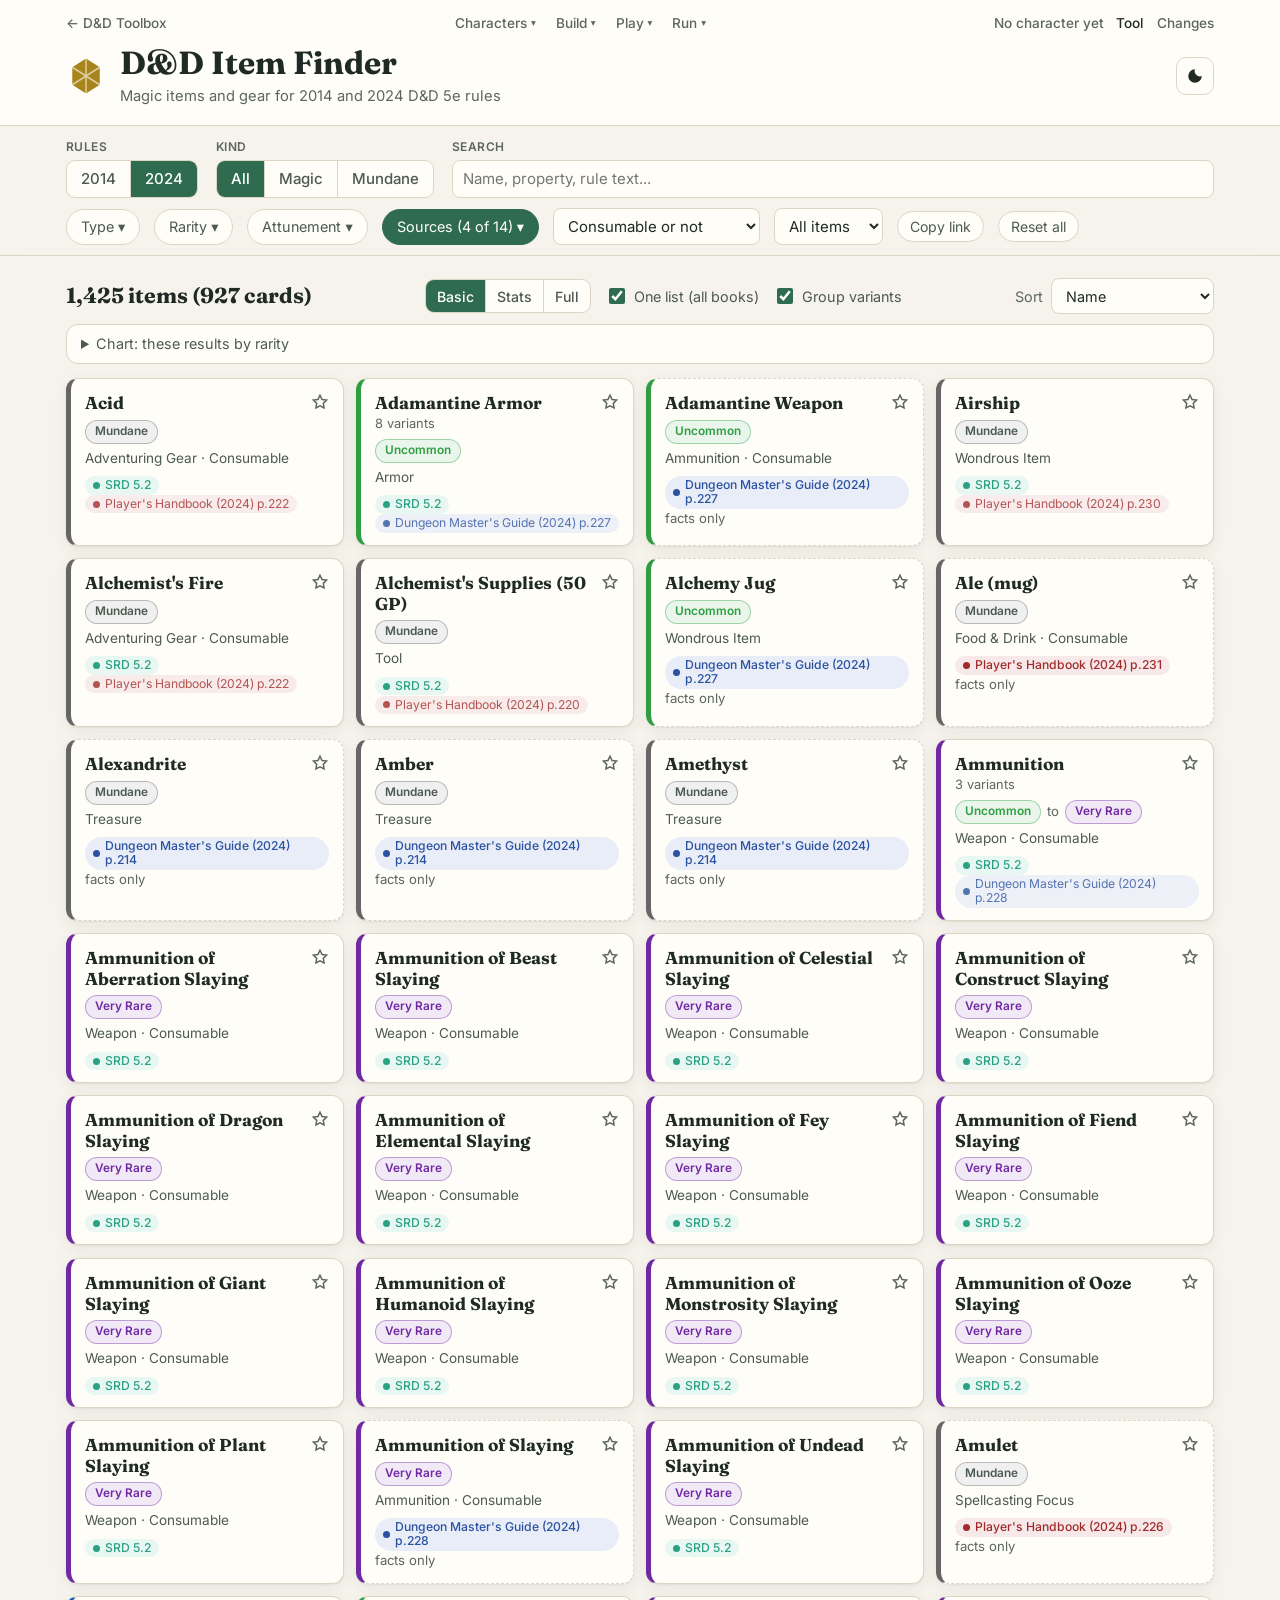
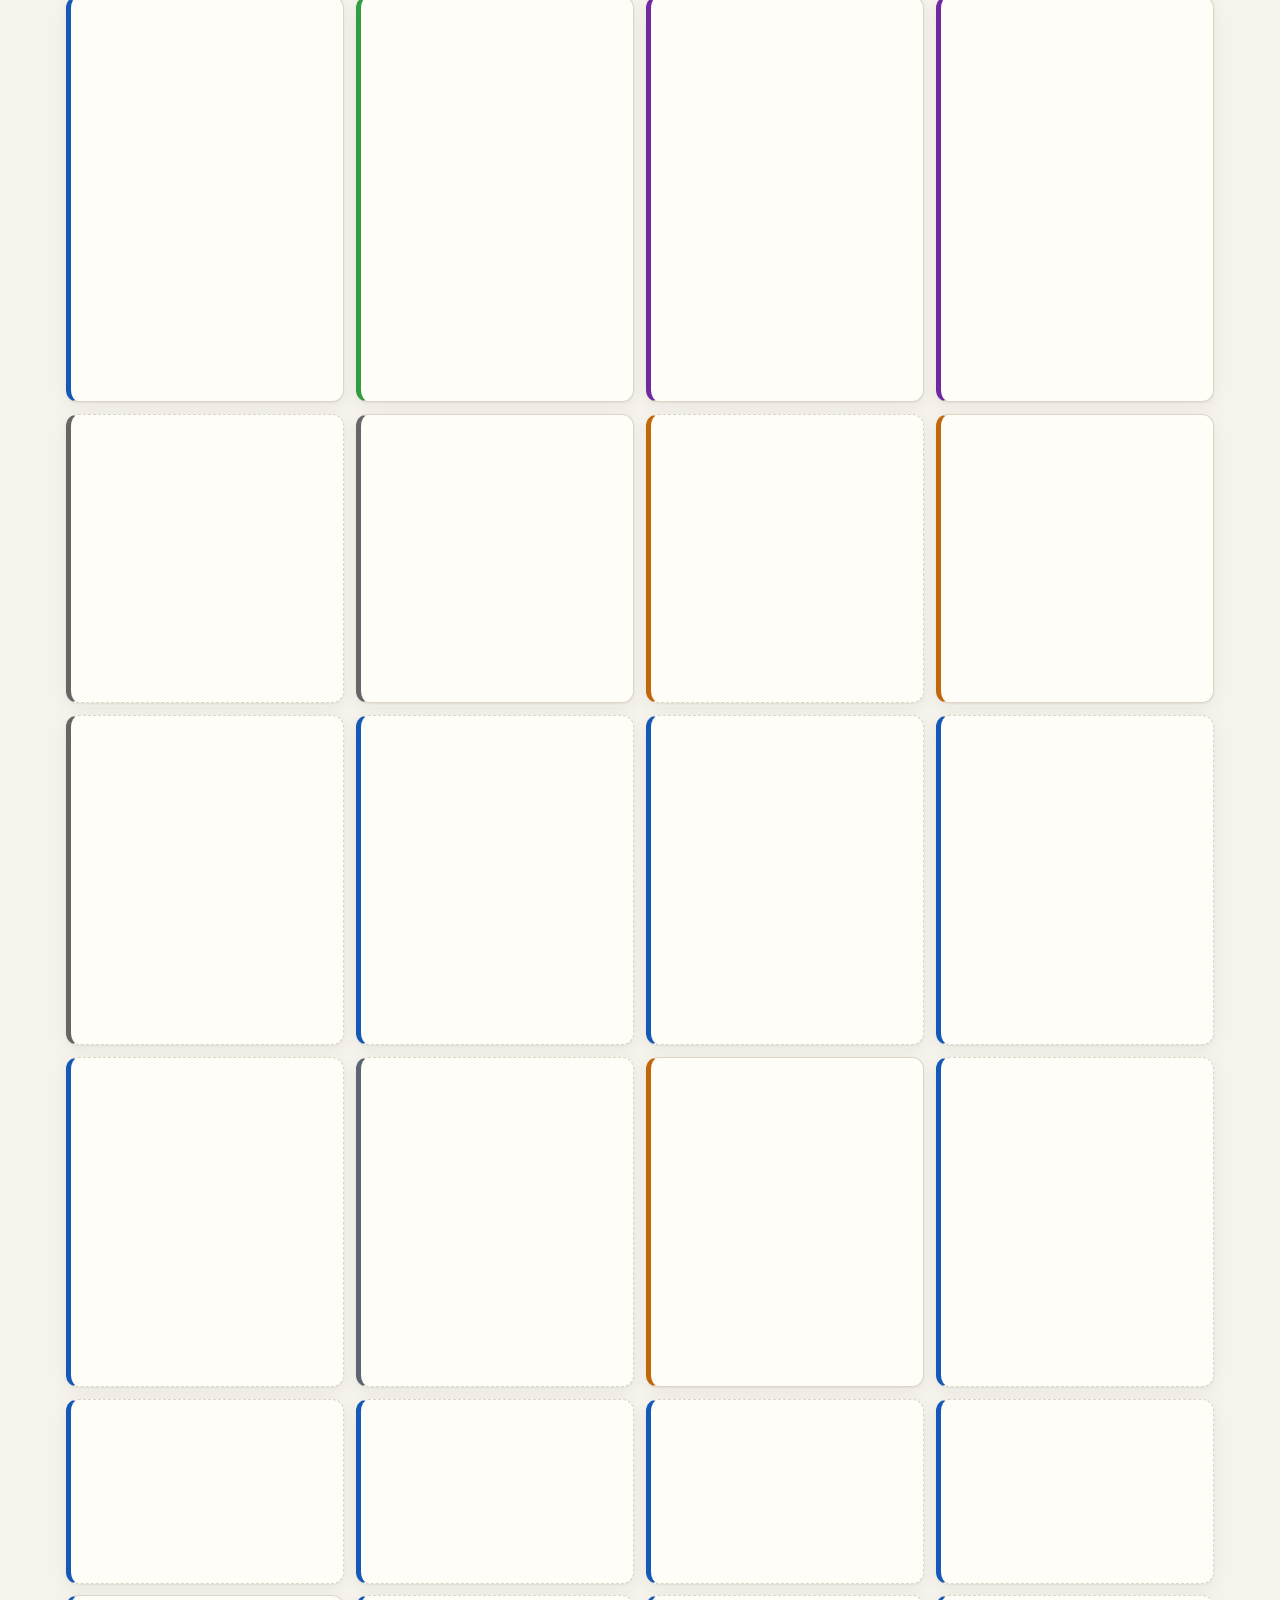
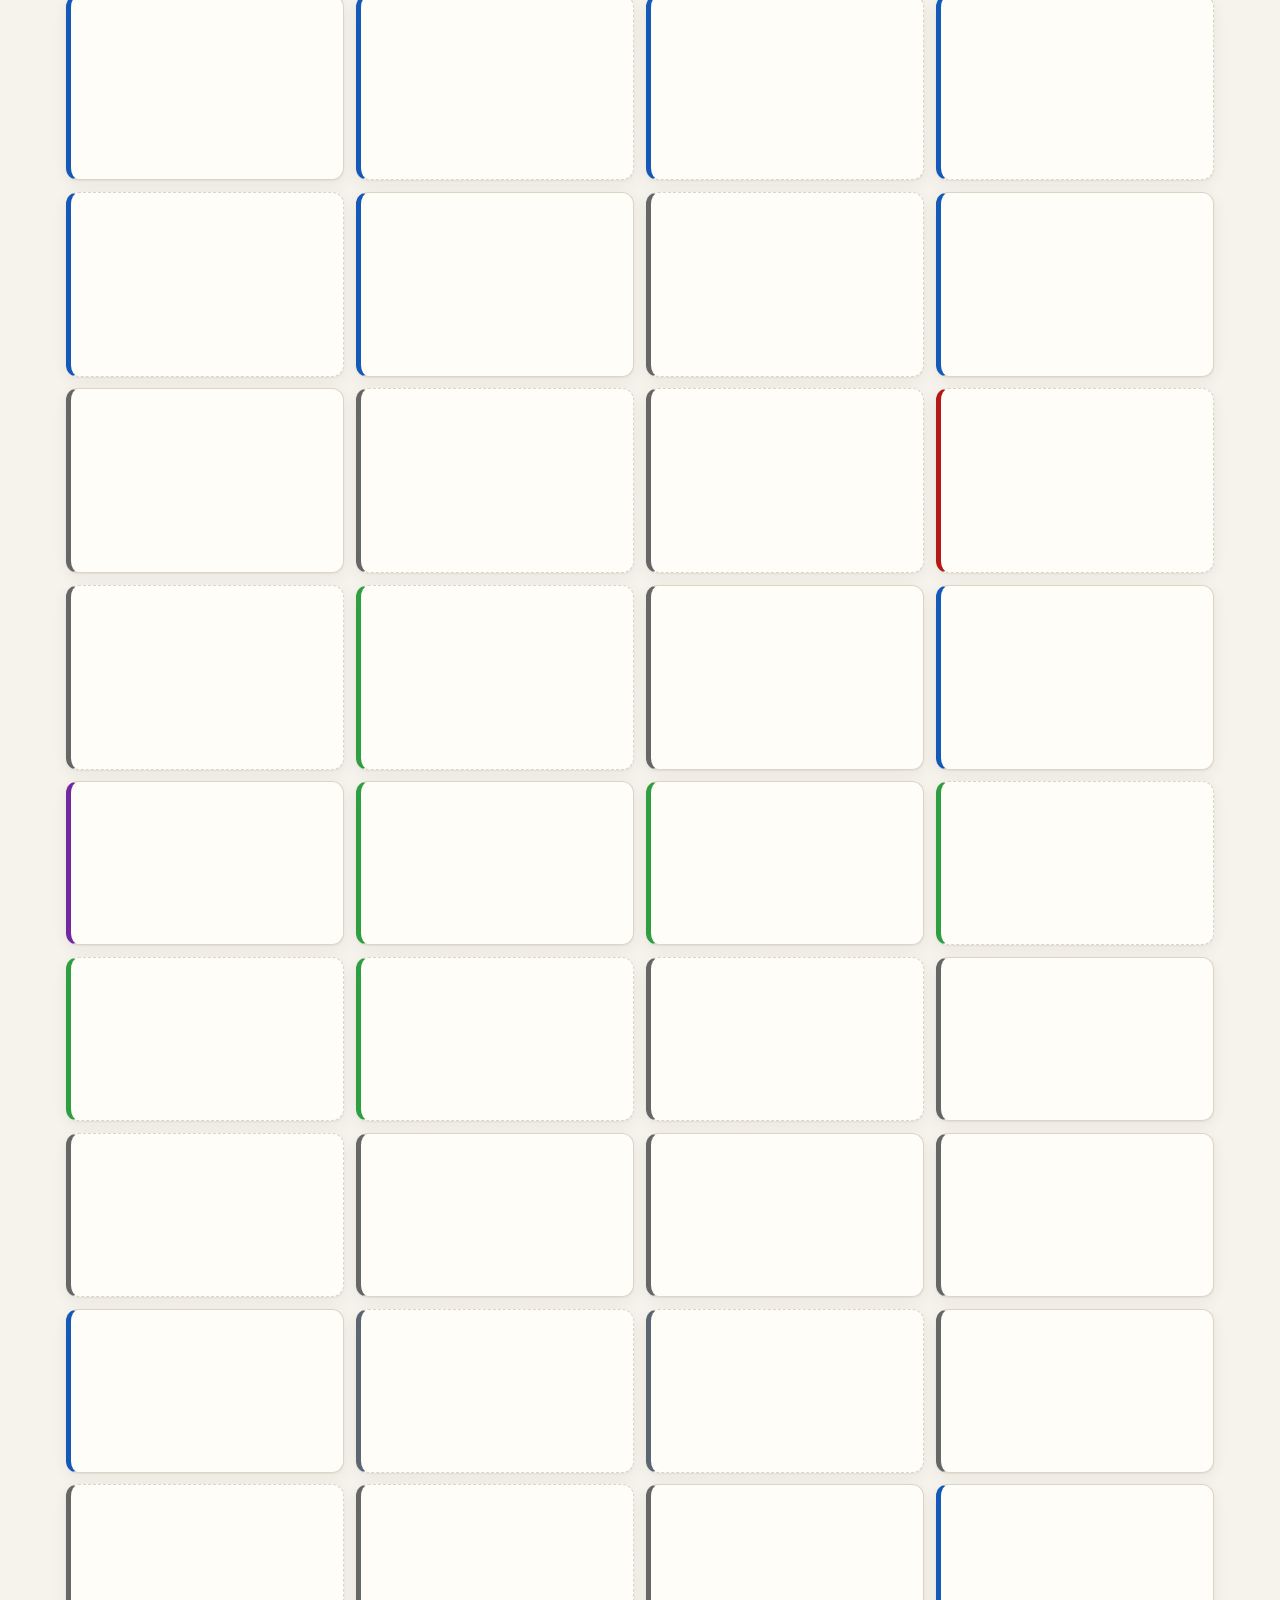
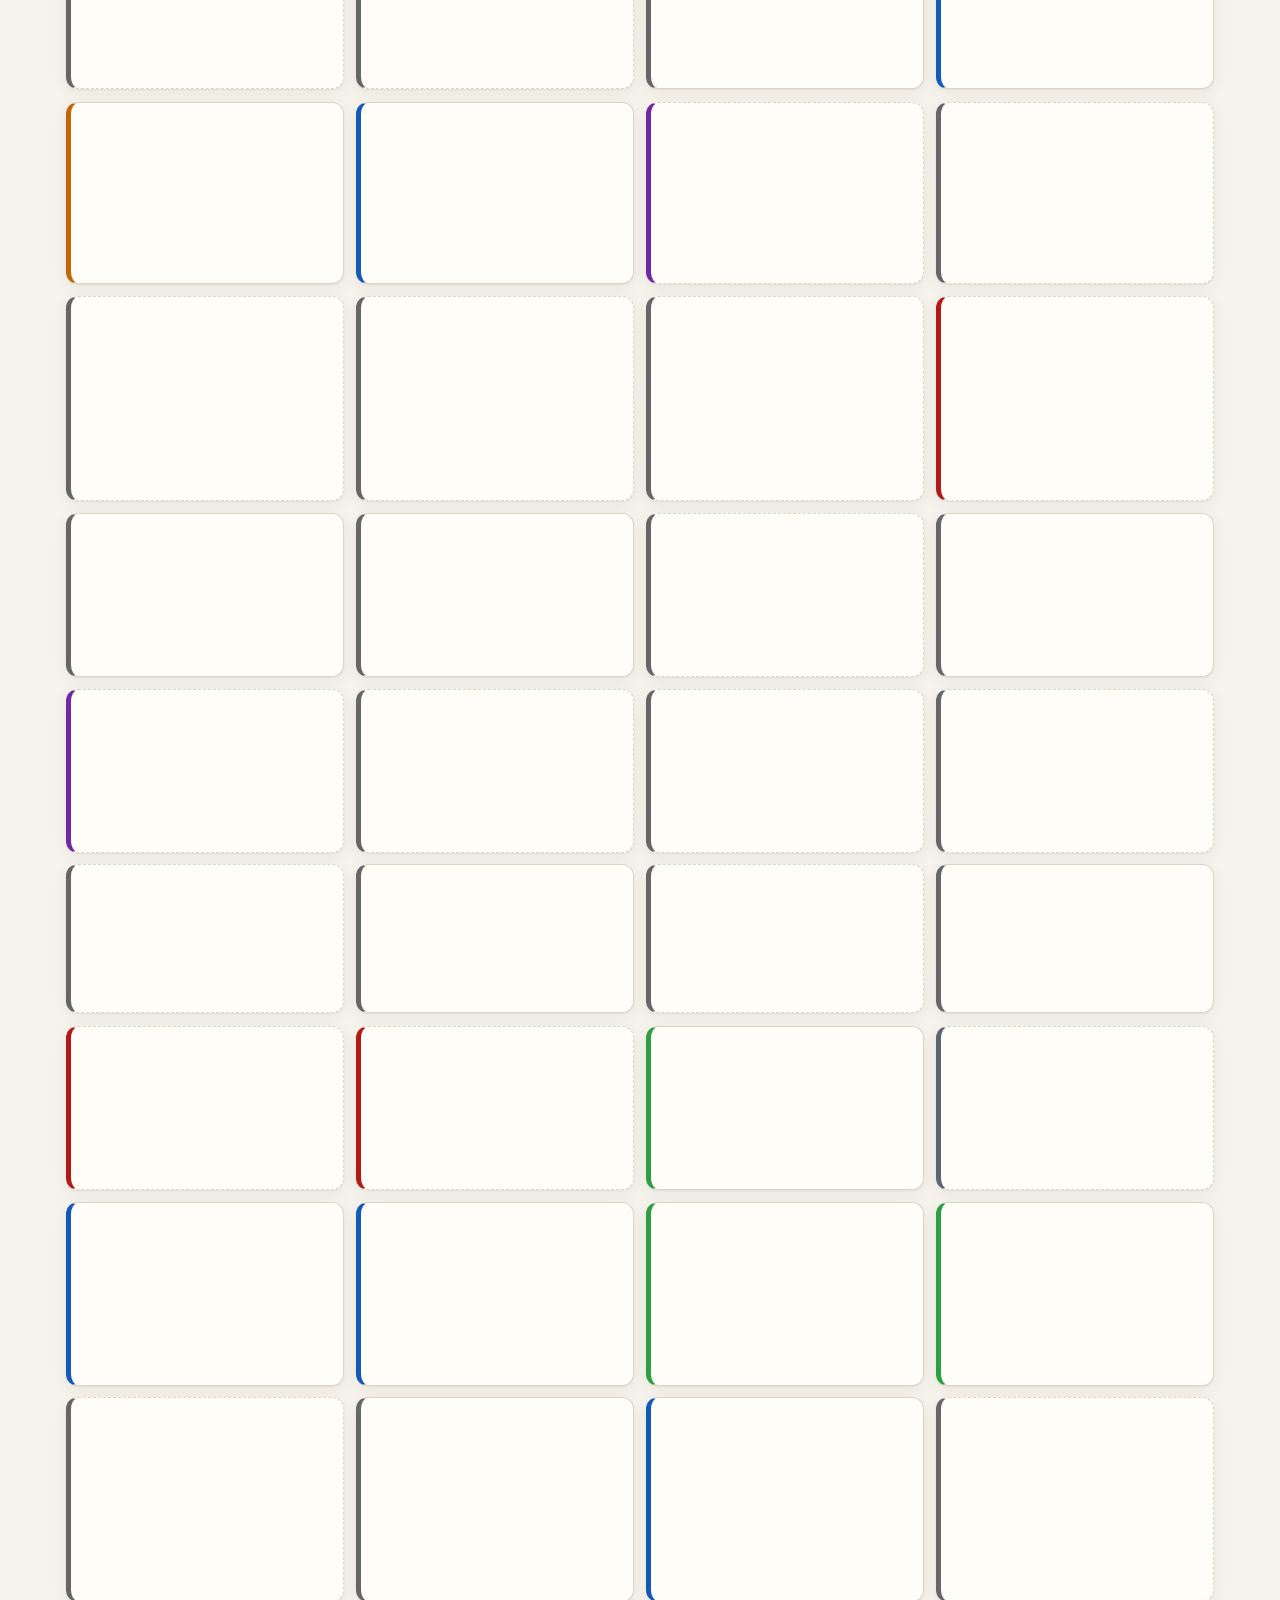
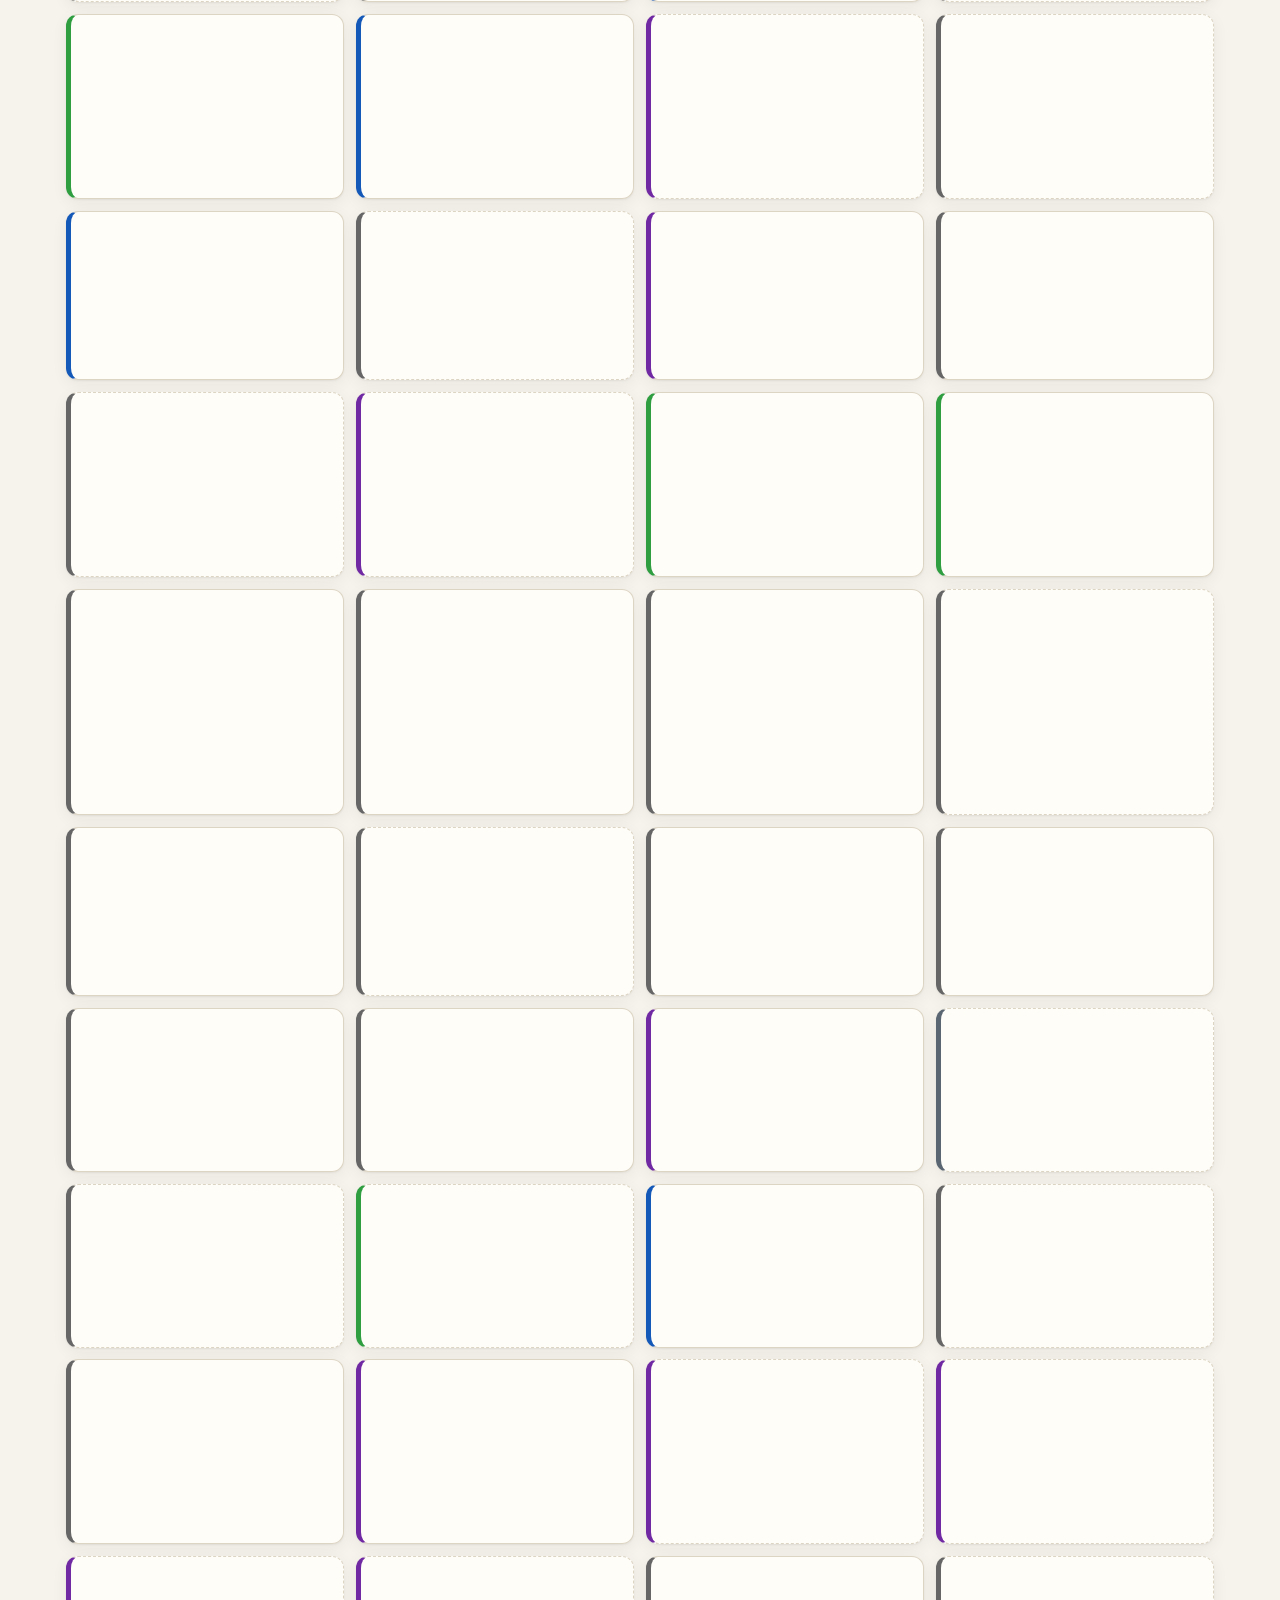
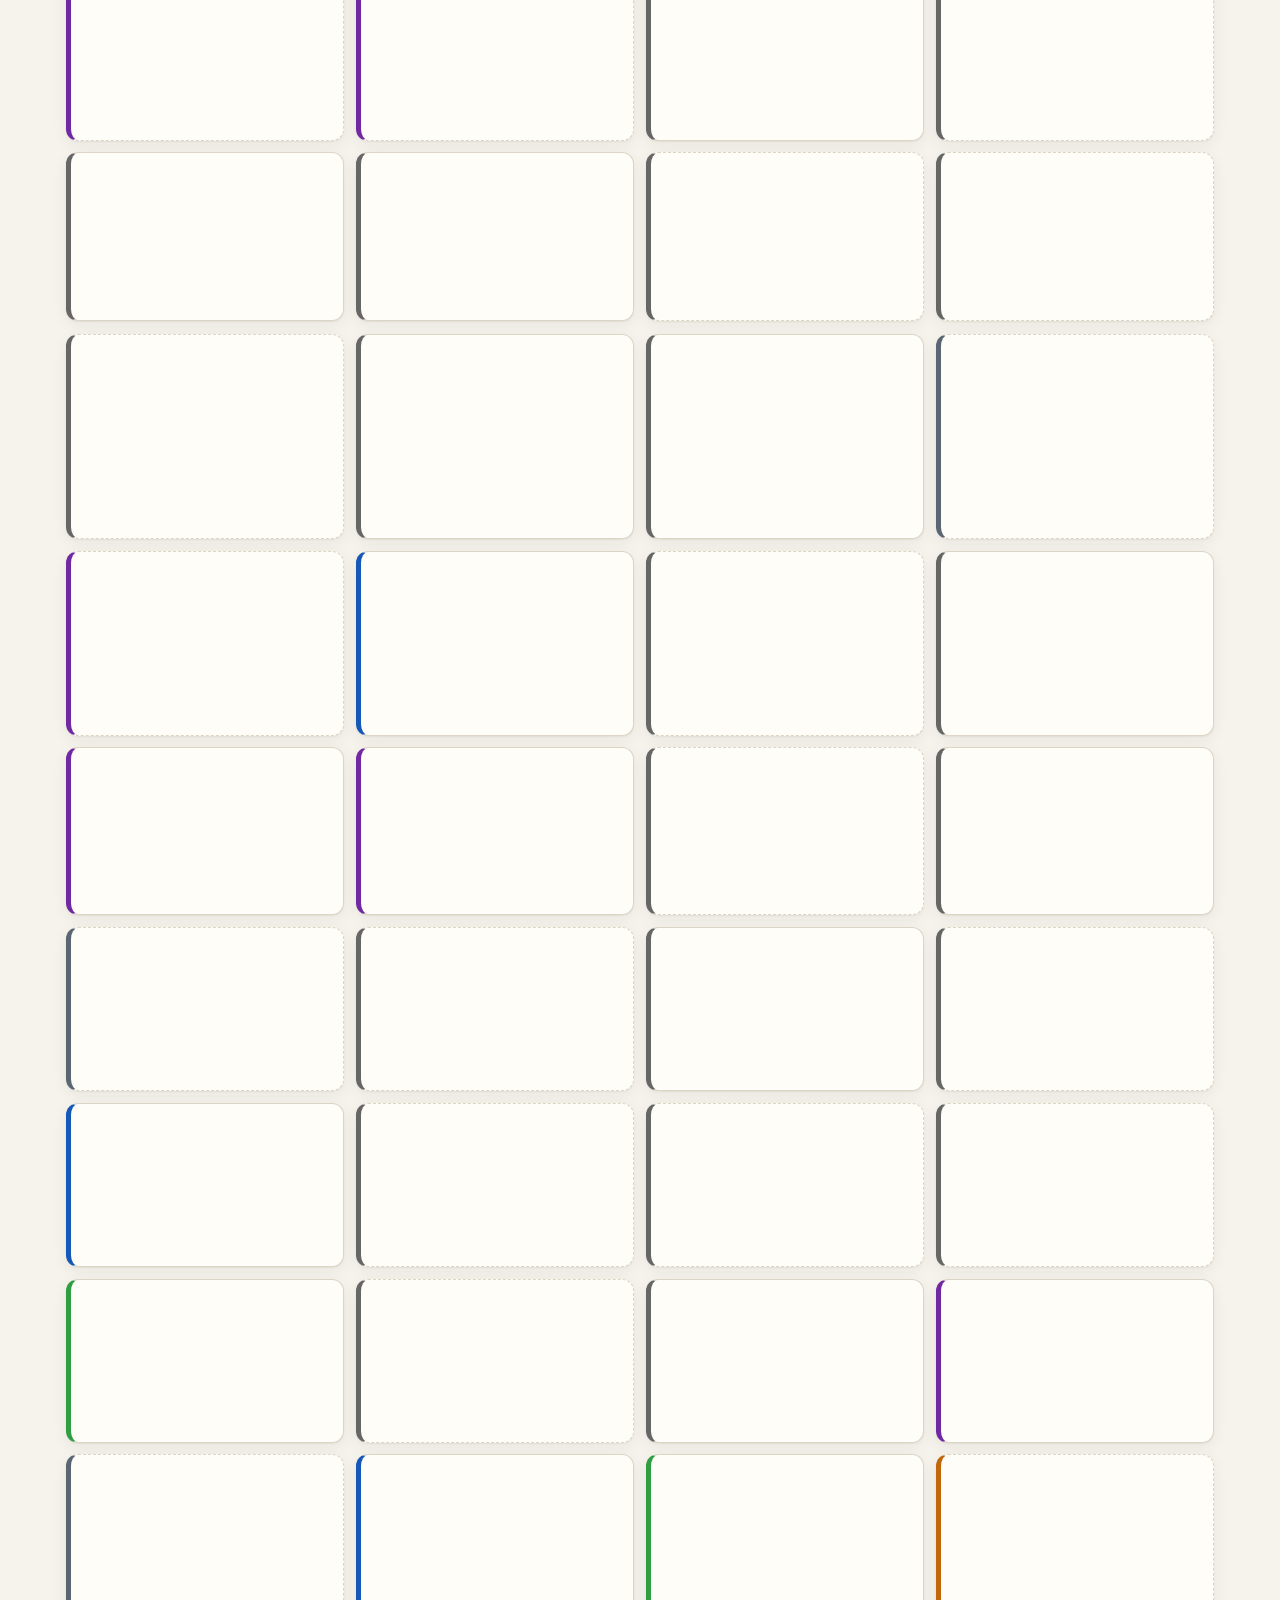
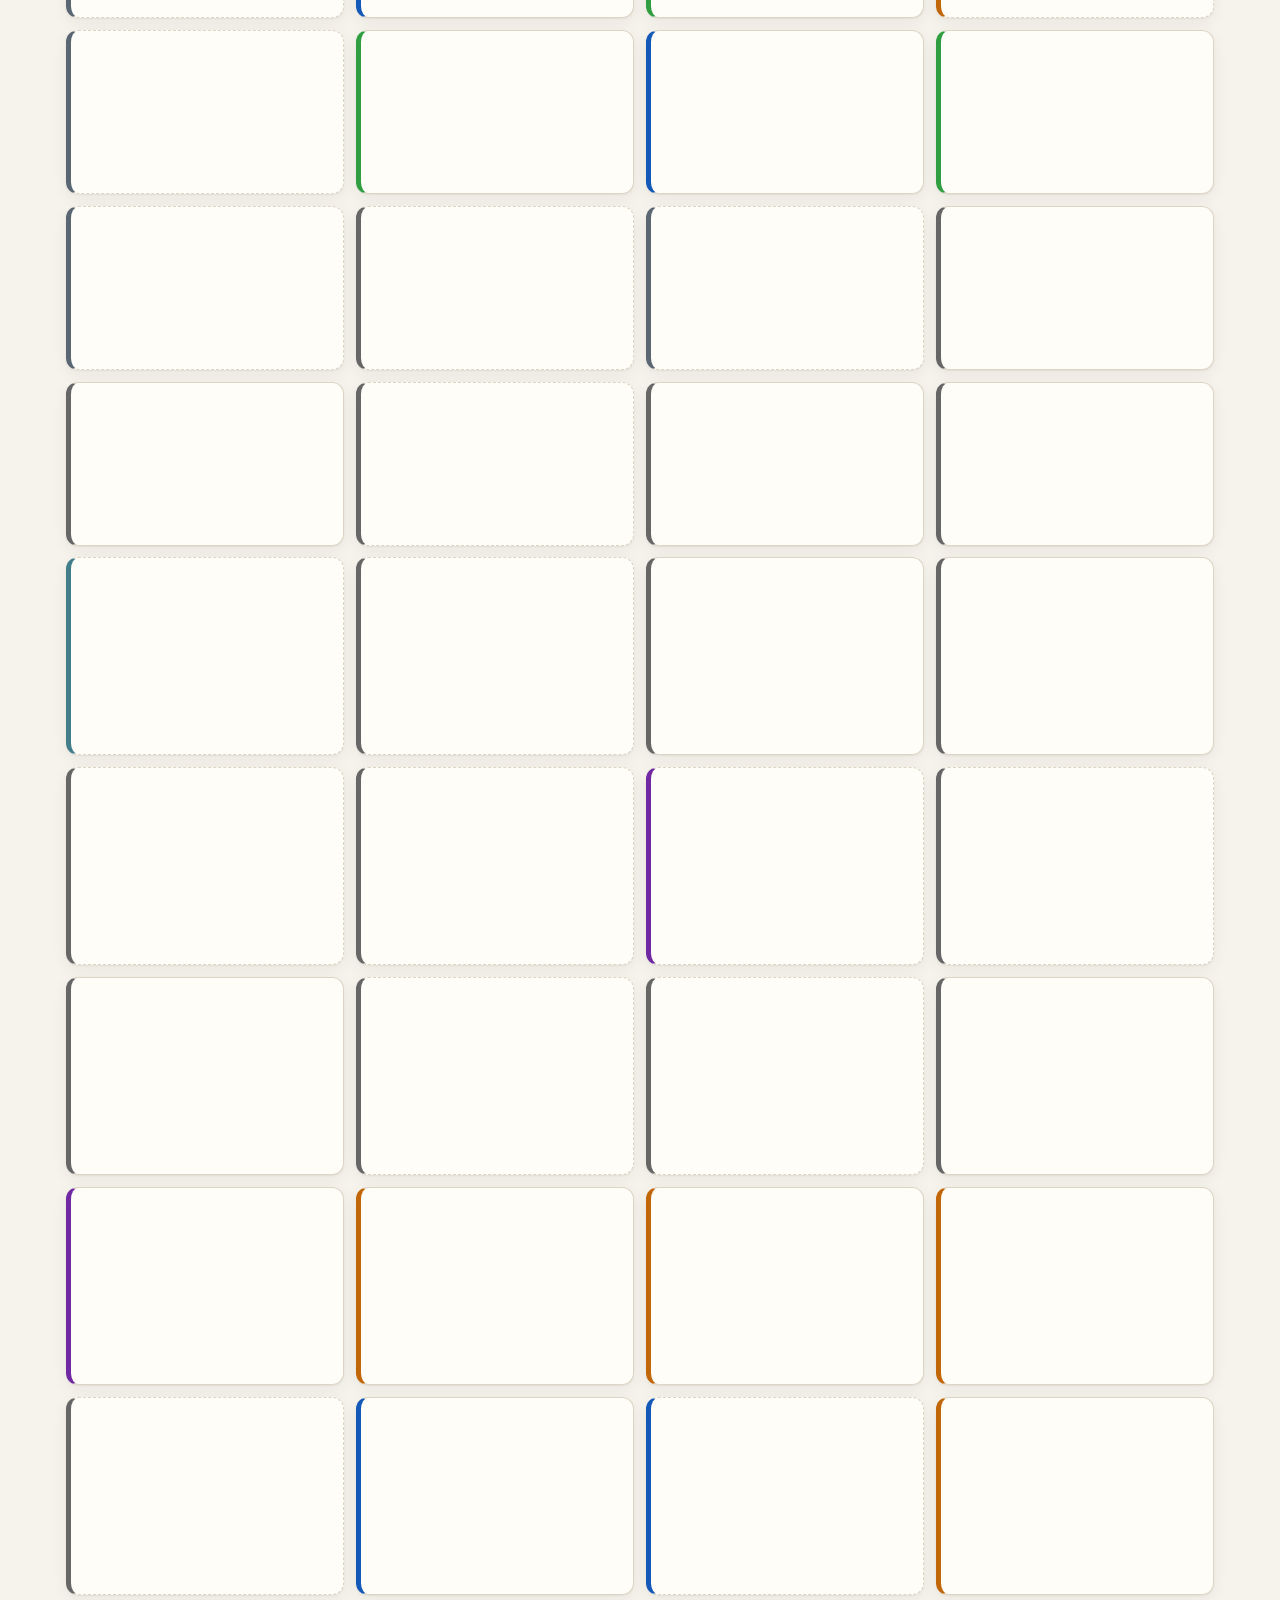
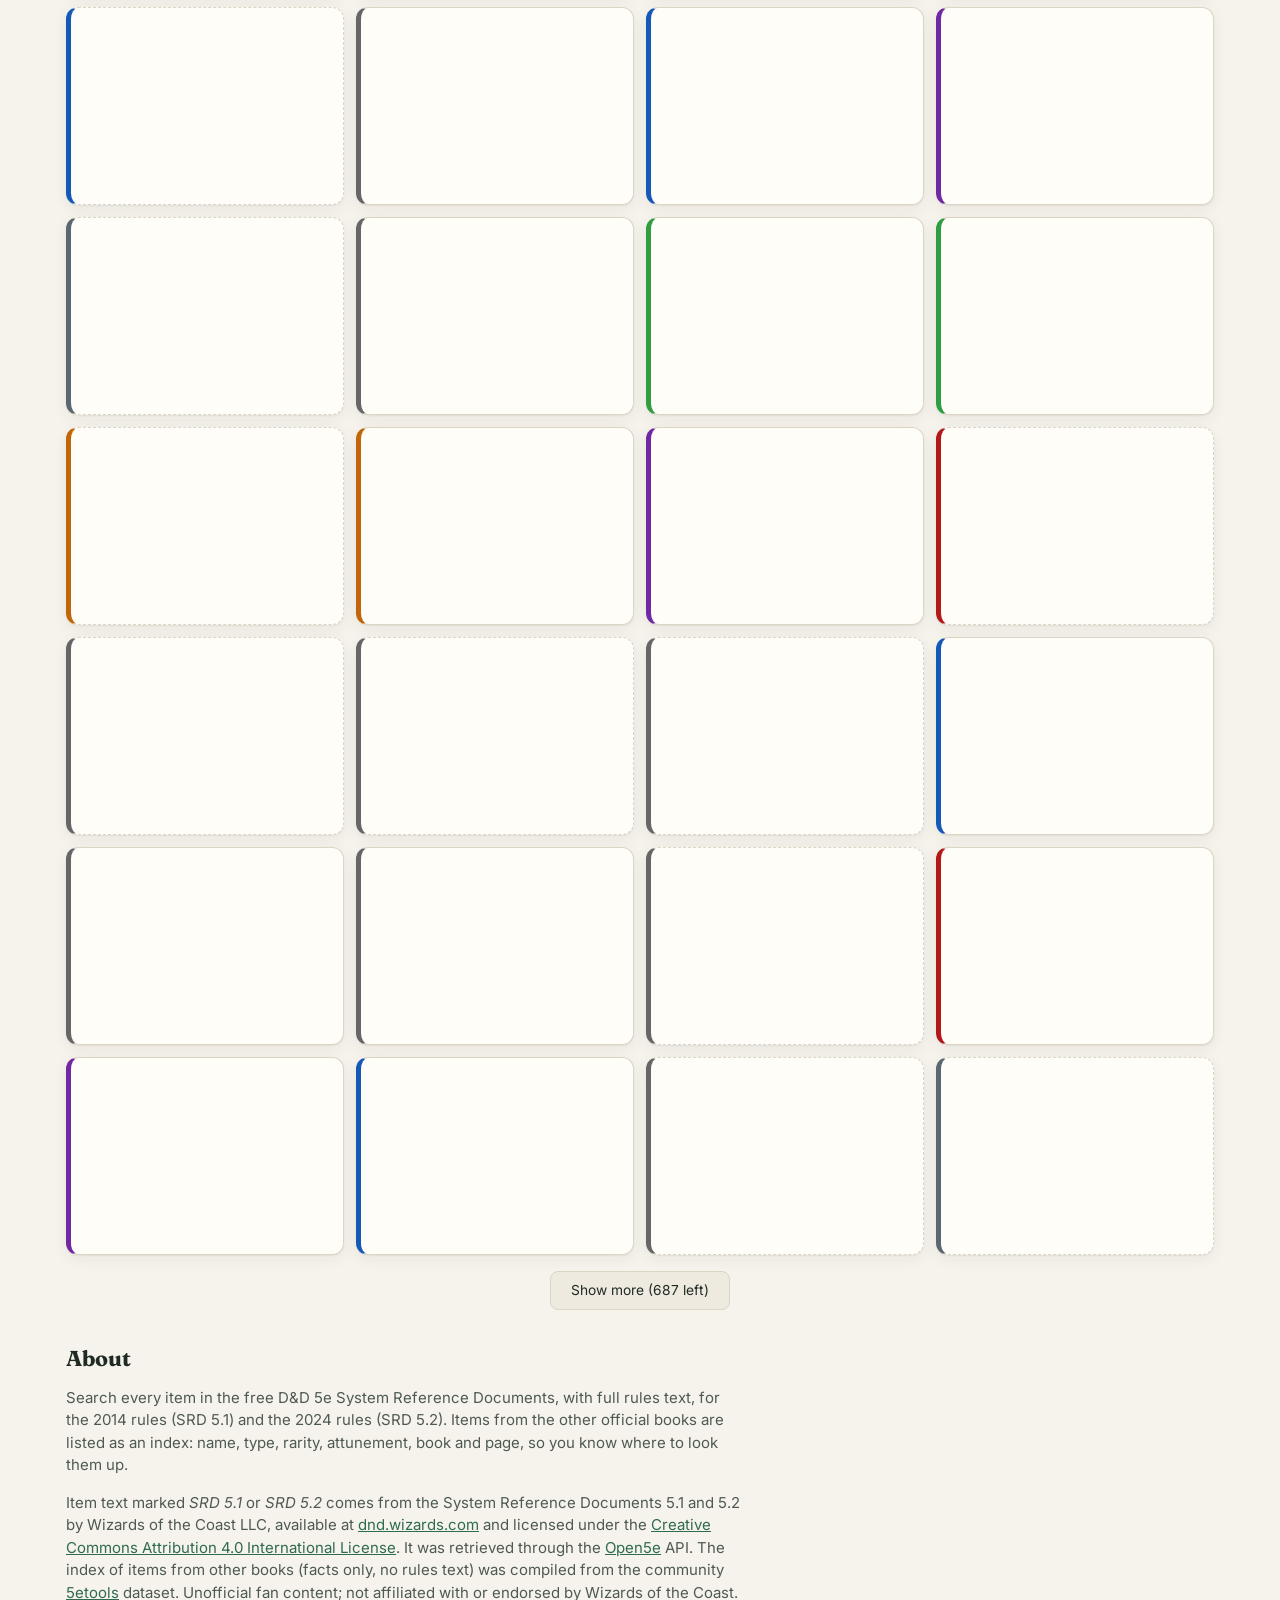
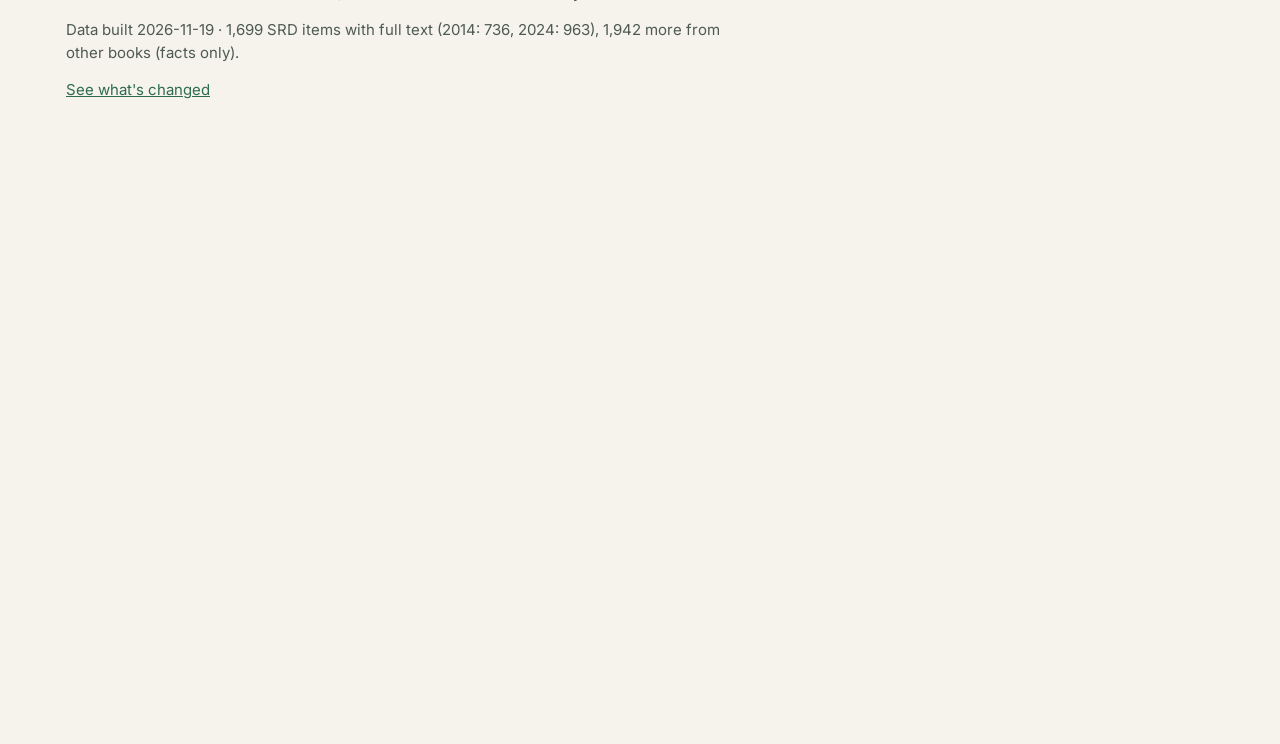
<file: site/index.html>
<!doctype html>
<html lang="en">
<head>
<meta charset="utf-8">
<meta name="viewport" content="width=device-width, initial-scale=1">
<title>D&amp;D Item Finder</title>
<meta name="description" content="Searchable D&D 5e items for 2014 and 2024 rules: magic items, weapons, armor, gear, tools, poisons, potions and scrolls. Full SRD text plus an index of items from other official books.">
<meta name="theme-color" content="#f6f3ec" media="(prefers-color-scheme: light)">
<meta name="theme-color" content="#12171a" media="(prefers-color-scheme: dark)">
<link rel="canonical" href="https://wernercd.github.io/dnd-items/">
<meta property="og:type" content="website">
<meta property="og:site_name" content="D&amp;D Toolbox">
<meta property="og:title" content="D&amp;D Item Finder">
<meta property="og:description" content="Searchable D&amp;D 5e items for 2014 and 2024 rules: magic items, weapons, armor, gear, tools, poisons, potions and scrolls. Full SRD text plus an index of items from other official books.">
<meta property="og:url" content="https://wernercd.github.io/dnd-items/">
<meta property="og:image" content="https://wernercd.github.io/dnd-items/og.png">
<meta property="og:image:width" content="1200">
<meta property="og:image:height" content="630">
<meta name="twitter:card" content="summary_large_image">
<link rel="manifest" href="manifest.webmanifest">
<link rel="icon" href="icons/favicon-32.png" sizes="32x32" type="image/png">
<link rel="apple-touch-icon" href="icons/apple-touch-icon.png">
<link rel="preconnect" href="https://fonts.googleapis.com">
<link rel="preconnect" href="https://fonts.gstatic.com" crossorigin>
<link href="https://fonts.googleapis.com/css2?family=Fraunces:opsz,wght@9..144,500;9..144,700&family=Inter:wght@400;500;600&display=swap" rel="stylesheet">
<script>try{var t=localStorage.getItem('dnd.theme');if(t==='dark'||t==='light')document.documentElement.dataset.theme=t;}catch(e){}</script>
<link rel="stylesheet" href="styles.css?v=dev">
</head>
<body>
<header class="site-header">
  <div class="wrap hub-bar">
    <a href="https://wernercd.github.io/dnd/">&larr; D&amp;D Toolbox</a>
    <span class="char-pick" id="charPick"></span>
    <nav class="hub-nav" aria-label="Site">
      <a href="./" aria-current="page">Tool</a>
      <a href="changes.html">Changes</a>
    </nav>
  </div>
  <div class="wrap header-inner">
    <div class="brand">
      <svg class="logo" viewBox="0 0 32 32" aria-hidden="true"><path d="M16 2l11 7v14l-11 7-11-7V9z"/><path d="M16 2v28M5 9l22 14M27 9L5 23" fill="none" stroke="var(--surface)" stroke-width="1.2" opacity=".6"/></svg>
      <div>
        <h1>D&amp;D Item Finder</h1>
        <p class="tagline">Magic items and gear for 2014 and 2024 D&amp;D 5e rules</p>
      </div>
    </div>
    <button id="themeBtn" class="icon-btn" type="button" aria-label="Toggle dark mode" title="Toggle dark mode">
      <svg viewBox="0 0 24 24" aria-hidden="true"><path d="M12 3a9 9 0 1 0 9 9 7 7 0 0 1-9-9z"/></svg>
    </button>
  </div>
</header>

<section class="controls" aria-label="Item filters">
  <div class="wrap controls-grid">
    <div class="ctl">
      <span class="ctl-label">Rules</span>
      <div class="seg" role="radiogroup" aria-label="Rules edition">
        <button type="button" role="radio" data-ed="2014">2014</button>
        <button type="button" role="radio" data-ed="2024">2024</button>
      </div>
    </div>
    <div class="ctl">
      <span class="ctl-label">Kind</span>
      <div class="seg" role="radiogroup" aria-label="Magic or mundane">
        <button type="button" role="radio" data-kind="all">All</button>
        <button type="button" role="radio" data-kind="magic">Magic</button>
        <button type="button" role="radio" data-kind="mundane">Mundane</button>
      </div>
    </div>
    <div class="ctl ctl-search">
      <label class="ctl-label" for="search">Search</label>
      <input type="search" id="search" placeholder="Name, property, rule text...">
    </div>
  </div>
  <div class="wrap filters">
    <details class="srcpick fpick" id="typePick">
      <summary id="typeSum">Type</summary>
      <div class="srcpop">
        <div class="srcbtns"><button type="button" id="typeClear">Clear all</button><span class="small muted">Shows items of any ticked type.</span></div>
        <div id="typeChips" class="srclist" role="group" aria-label="Item type"></div>
      </div>
    </details>
    <details class="srcpick fpick" id="rarPick">
      <summary id="rarSum">Rarity</summary>
      <div class="srcpop">
        <div class="srcbtns"><button type="button" id="rarClear">Clear all</button><span class="small muted">Shows items of any ticked rarity.</span></div>
        <div id="rarChips" class="srclist" role="group" aria-label="Rarity"></div>
      </div>
    </details>
    <details class="srcpick fpick" id="attPick">
      <summary id="attSum">Attunement</summary>
      <div class="srcpop">
        <div class="srcbtns"><button type="button" id="attClear">Clear all</button><span class="small muted">Shows items matching any ticked option.</span></div>
        <div id="attList" class="srclist" role="group" aria-label="Attunement"></div>
      </div>
    </details>
    <details class="srcpick" id="srcPick">
      <summary id="srcSum">Sources</summary>
      <div class="srcpop">
        <input type="search" id="srcQ" placeholder="Find a book..." aria-label="Filter sources">
        <div class="srcbtns"><button type="button" id="srcCore">Core books</button><button type="button" id="srcAll">Select all</button><button type="button" id="srcNone">Clear all</button><button type="button" id="srcShown">Only matches</button></div>
        <div id="srcList" class="srclist"></div>
      </div>
    </details>
    <select id="consumable" aria-label="Consumable">
      <option value="">Consumable or not</option>
      <option value="yes">Consumables only</option>
      <option value="no">Non-consumables only</option>
    </select>
    <select id="show" aria-label="Show">
      <option value="">All items</option>
      <option value="fav">Favorites</option>
      <option value="wish" class="ch-only">Wishlist</option>
      <option value="att" class="ch-only">Attuned</option>
      <option value="inv" class="ch-only">Inventory</option>
    </select>
    <label class="tog ch-only" id="usableLbl" title="Hide items whose attunement is limited to classes this character doesn't have"><input type="checkbox" id="usable"> <span id="usableTxt">Usable by character</span></label>
    <span class="small muted ch-only" id="attCount"></span>
    <button type="button" class="chip" id="copyLink" title="Copy a link to this exact view">Copy link</button>
    <button type="button" class="chip" id="resetBtn" title="Clear every filter and view setting (the rules edition stays)">Reset all</button>
  </div>
</section>

<main class="wrap">
  <div class="imp-note" id="impNote" role="status" hidden></div>
  <section class="results">
    <div class="results-head">
      <h2 id="count"><span id="countN">Items</span><span id="countRest"></span></h2>
      <div class="view-ctl">
        <div class="seg seg-sm" role="radiogroup" aria-label="Card detail">
          <button type="button" role="radio" data-detail="basic" title="Name, type, rarity and source">Basic</button>
          <button type="button" role="radio" data-detail="stats" title="Add cost, weight, weapon and armor stats">Stats</button>
          <button type="button" role="radio" data-detail="full" title="Full SRD text on every card">Full</button>
        </div>
        <label class="tog" title="Show items from other official books (facts only) in the list"><input type="checkbox" id="merge"> One list (all books)</label>
        <label class="tog" title="Show +1/+2/+3 weapons and other variants as one card"><input type="checkbox" id="groupVar"> Group variants</label>
      </div>
      <div class="sort">
        <label for="sort">Sort</label>
        <select id="sort">
          <option value="name">Name</option>
          <option value="rar-desc">Rarity, high to low</option>
          <option value="rar-asc">Rarity, low to high</option>
          <option value="type">Type</option>
          <option value="cost">Cost</option>
          <option value="src">Source</option>
        </select>
      </div>
    </div>
    <details class="chart-box" id="chartBox">
      <summary>Chart: these results by rarity</summary>
      <div class="chart-in">
        <h3 id="chartHead">Current results by rarity</h3>
        <div id="rarChart"></div>
      </div>
    </details>
    <div id="list" class="list"></div>
    <p id="empty" class="empty" hidden>No items match. Try clearing a filter or switching the rules edition.</p>
    <p class="more-row"><button type="button" class="btn" id="moreBtn" hidden>Show more</button></p>
  </section>

  <section class="others" id="othersSec">
    <h2>From other books</h2>
    <p class="muted">Items published outside the free System Reference Document. Only the facts are listed here (type, rarity, attunement, book and page); the rules text is in the book named.</p>
    <div id="others" class="others-list"></div>
    <p class="more-row"><button type="button" class="btn" id="moreOthersBtn" hidden>Show more</button></p>
  </section>

  <section class="about" id="about" data-reveal>
    <h2>About</h2>
    <p>Search every item in the free D&amp;D 5e System Reference Documents, with full rules text, for the 2014 rules (SRD 5.1) and the 2024 rules (SRD 5.2). Items from the other official books are listed as an index: name, type, rarity, attunement, book and page, so you know where to look them up.</p>
    <p>Item text marked <em>SRD 5.1</em> or <em>SRD 5.2</em> comes from the System Reference Documents 5.1 and 5.2 by Wizards of the Coast LLC, available at <a href="https://dnd.wizards.com/resources/systems-reference-document" rel="noopener">dnd.wizards.com</a> and licensed under the <a href="https://creativecommons.org/licenses/by/4.0/legalcode" rel="noopener">Creative Commons Attribution 4.0 International License</a>. It was retrieved through the <a href="https://open5e.com" rel="noopener">Open5e</a> API. The index of items from other books (facts only, no rules text) was compiled from the community <a href="https://github.com/5etools-mirror-3/5etools-src" rel="noopener">5etools</a> dataset. Unofficial fan content; not affiliated with or endorsed by Wizards of the Coast.</p>
    <p class="muted" id="generated"></p>
    <p><a href="changes.html">See what's changed</a></p>
  </section>

  <section class="about" id="sources" data-reveal>
    <h2>Source material</h2>
    <p class="muted">Every book the items on this site come from, with item counts per rules edition. The SRDs are free; the others are official books, linked to their D&amp;D Beyond pages where one exists.</p>
    <ul id="srcLinks" class="srclinks"></ul>
    <p class="small muted">Other references: the <a href="https://api.open5e.com/v2/magicitems/" rel="noopener">Open5e API</a> used for the SRD text, the <a href="https://github.com/5etools-mirror-3/5etools-src" rel="noopener">5etools-src</a> data used for the index, and the free rules: <a href="https://www.dndbeyond.com/sources/dnd/basic-rules-2014" rel="noopener">Basic Rules (2014)</a> and <a href="https://www.dndbeyond.com/sources/dnd/br-2024" rel="noopener">Free Rules (2024)</a>.</p>
  </section>

</main>

<footer class="site-footer">
  <div class="wrap">
    <ul class="foot-links">
      <li><a href="https://wernercd.github.io/dnd/">D&amp;D Toolbox</a></li>
      <li><a href="https://wernercd.github.io/dnd-druid-wildshapes/">Wild Shape Beast List</a></li>
      <li><a href="https://wernercd.github.io/dnd-items/" aria-current="page">Item Finder</a></li>
      <li><a href="https://wernercd.github.io/dnd-multiclass-planner/">Multiclass Planner</a></li>
      <li><a href="https://wernercd.github.io/dnd-magic/">Spell Planner</a></li>
      <li><a href="https://wernercd.github.io/dnd-feats/">Feats &amp; Origins</a></li>
      <li><a href="https://wernercd.github.io/dnd-rules/">Rules Reference</a></li>
      <li><a href="https://wernercd.github.io/dnd-monsters/">Monster Lookup</a></li>
      <li><a href="changes.html">Changes</a></li>
      <li><a href="https://github.com/WernerCD/dnd-items" rel="noopener">Source code</a></li>
      <li><a href="https://github.com/WernerCD/dnd-items/issues" rel="noopener">Report a problem</a></li>
    </ul>
    <p>Unofficial fan content, not affiliated with or endorsed by Wizards of the Coast. Rules text comes from the System Reference Documents 5.1 and 5.2 by Wizards of the Coast LLC, licensed under <a href="https://creativecommons.org/licenses/by/4.0/legalcode" rel="noopener">CC BY 4.0</a>.</p>
  </div>
</footer>

<dialog id="detail" aria-labelledby="dTitle">
  <div class="dlg">
    <button type="button" class="icon-btn close" id="closeDlg" aria-label="Close">
      <svg viewBox="0 0 24 24" aria-hidden="true"><path d="M6 6l12 12M18 6L6 18"/></svg>
    </button>
    <div id="dBody"></div>
  </div>
</dialog>

<script src="character.js?v=dev"></script>
<script src="chart.js?v=dev"></script>
<script src="sources.js?v=dev"></script>
<script src="app.js?v=dev"></script>
<script src="theme.js?v=dev"></script>
<script src="nav.js?v=dev"></script>
<script src="version.js?v=dev"></script>
<script src="offline.js?v=dev"></script>
<script src="dice.js?v=dev"></script>
<script src="links.js?v=dev"></script>
<script src="motion.js?v=dev" defer></script><script src="ui.js?v=dev" defer></script>
</body>
</html>
</file>
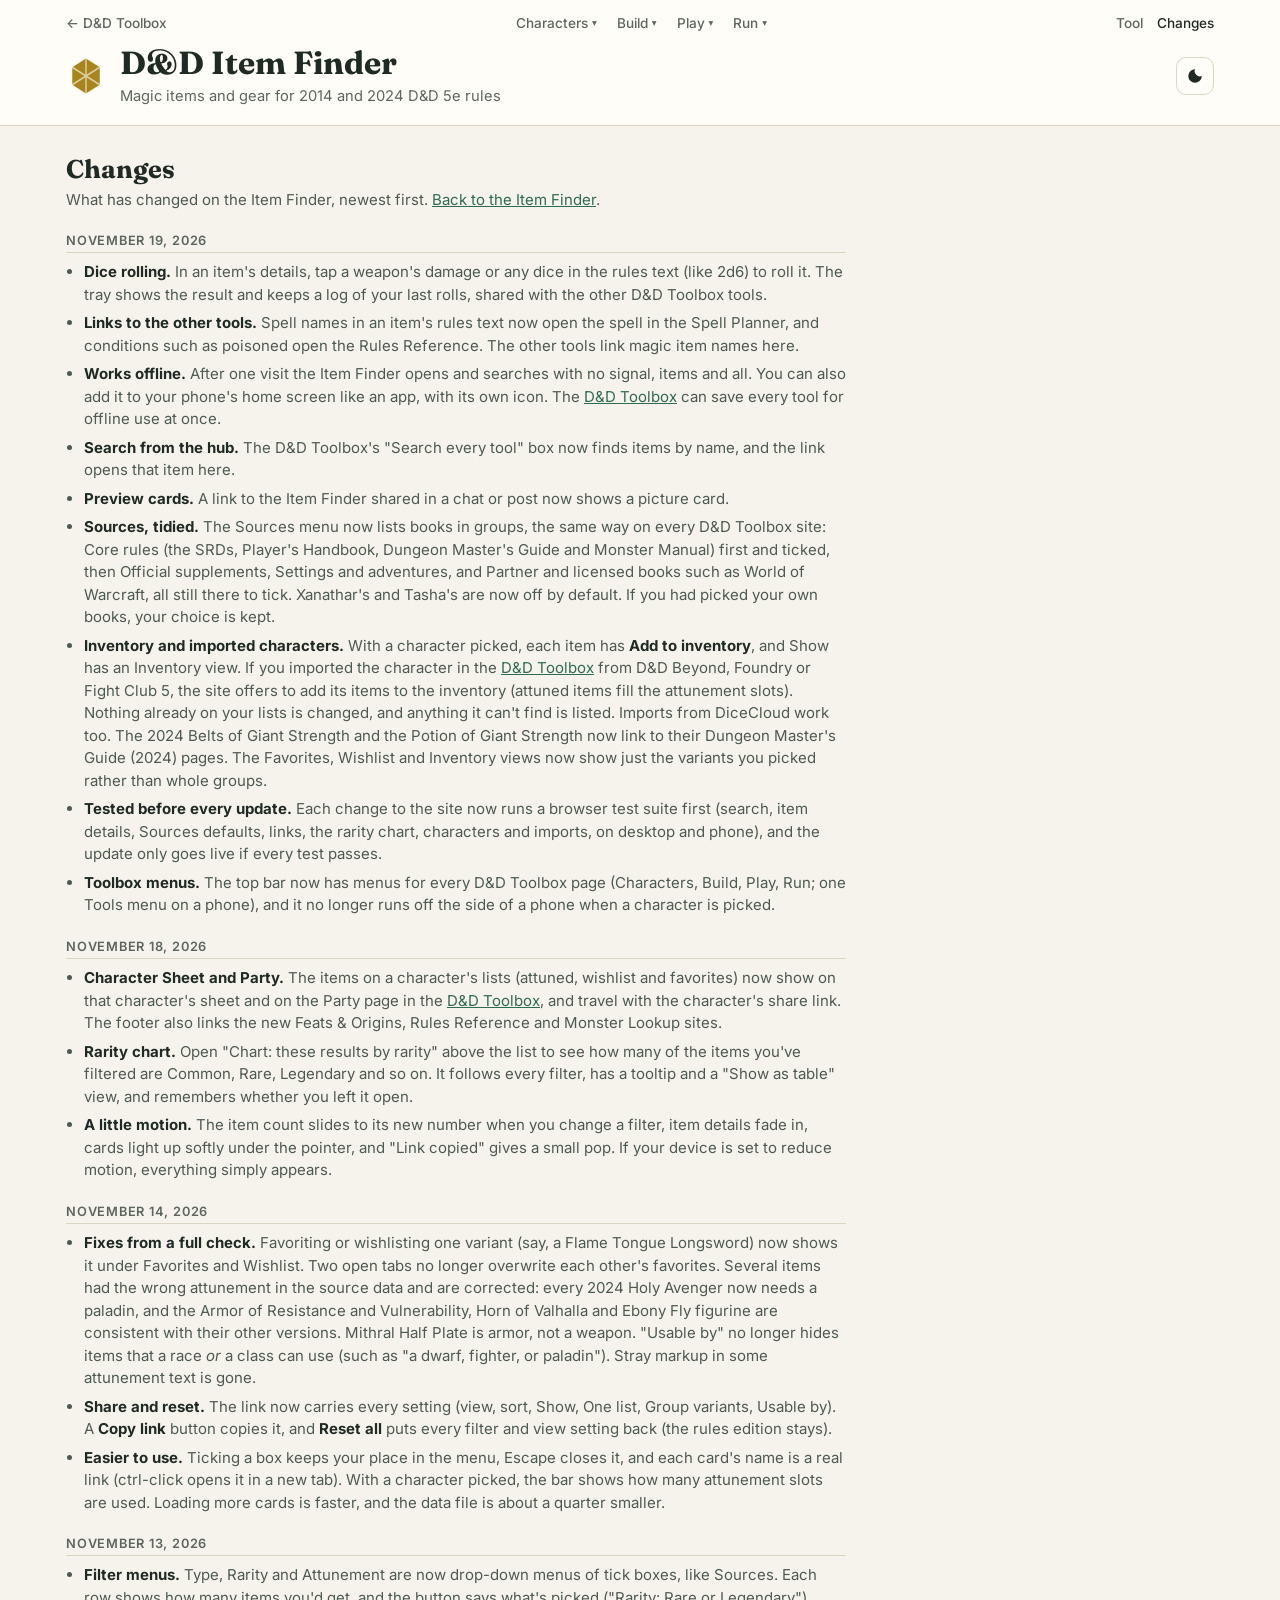
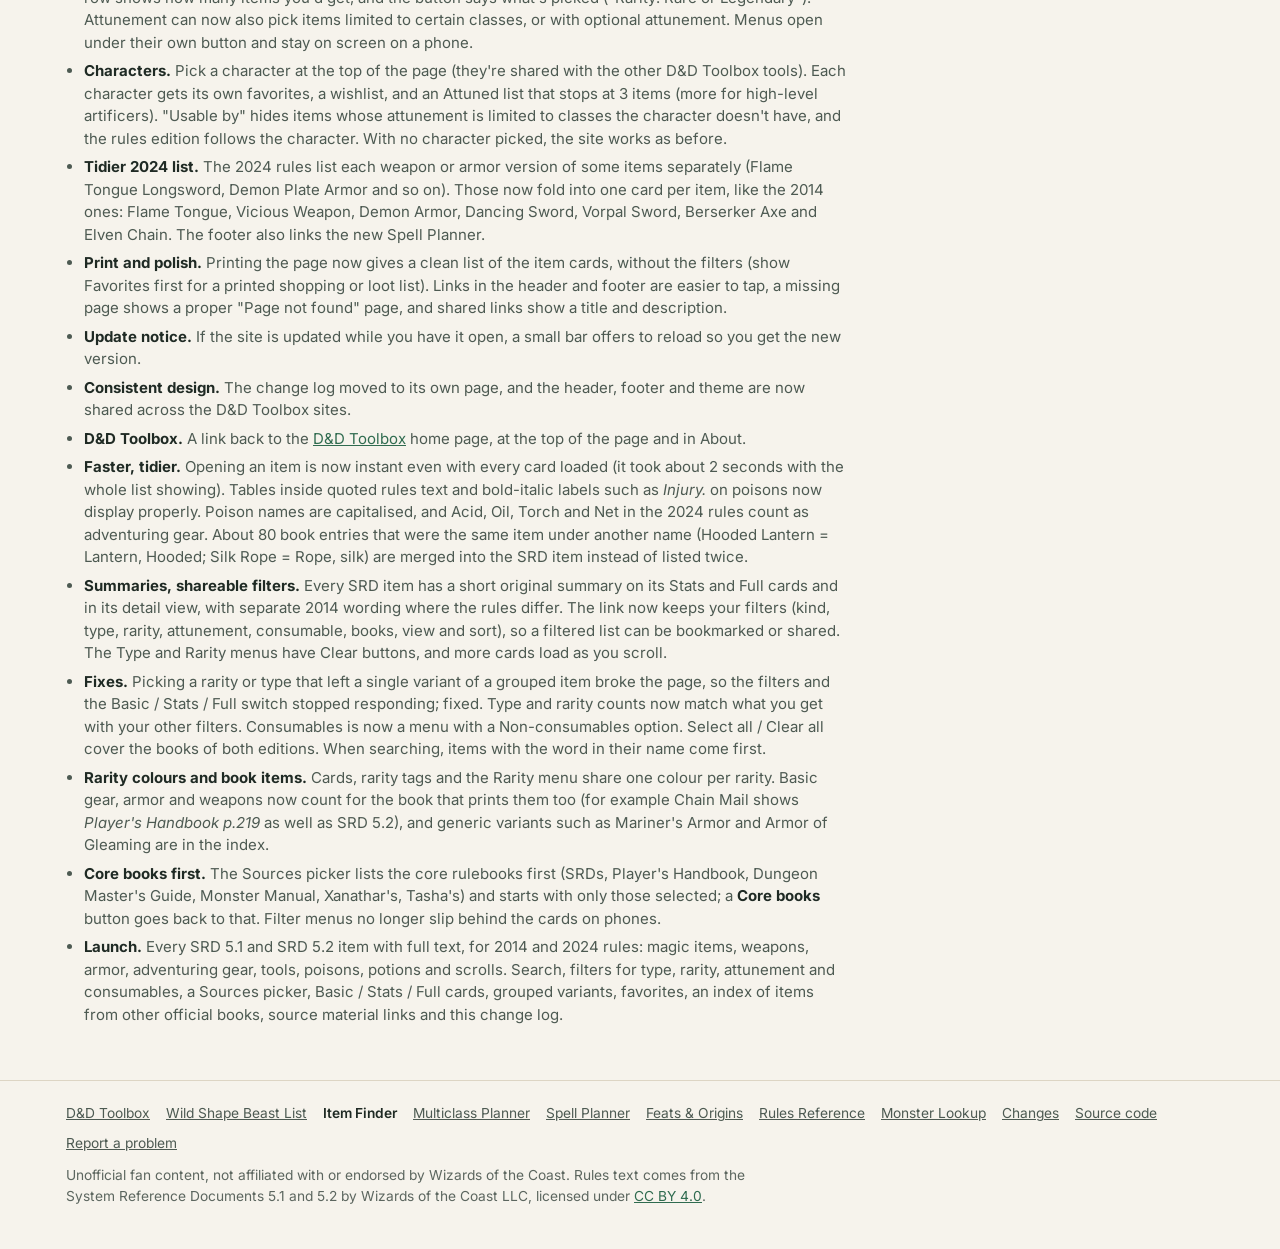
<file: site/changes.html>
<!doctype html>
<html lang="en">
<head>
<meta charset="utf-8">
<meta name="viewport" content="width=device-width, initial-scale=1">
<title>Changes &middot; D&amp;D Item Finder</title>
<meta name="description" content="What has changed on the D&amp;D Item Finder.">
<meta name="theme-color" content="#f6f3ec" media="(prefers-color-scheme: light)">
<meta name="theme-color" content="#12171a" media="(prefers-color-scheme: dark)">
<link rel="canonical" href="https://wernercd.github.io/dnd-items/changes.html">
<meta property="og:type" content="website">
<meta property="og:site_name" content="D&amp;D Toolbox">
<meta property="og:title" content="Changes &middot; D&amp;D Item Finder">
<meta property="og:description" content="What has changed on the D&amp;D Item Finder.">
<meta property="og:url" content="https://wernercd.github.io/dnd-items/changes.html">
<meta property="og:image" content="https://wernercd.github.io/dnd-items/og.png">
<meta property="og:image:width" content="1200">
<meta property="og:image:height" content="630">
<meta name="twitter:card" content="summary_large_image">
<link rel="manifest" href="manifest.webmanifest">
<link rel="icon" href="icons/favicon-32.png" sizes="32x32" type="image/png">
<link rel="apple-touch-icon" href="icons/apple-touch-icon.png">
<link rel="preconnect" href="https://fonts.googleapis.com">
<link rel="preconnect" href="https://fonts.gstatic.com" crossorigin>
<link href="https://fonts.googleapis.com/css2?family=Fraunces:opsz,wght@9..144,500;9..144,700&family=Inter:wght@400;500;600&display=swap" rel="stylesheet">
<script>try{var t=localStorage.getItem('dnd.theme');if(t==='dark'||t==='light')document.documentElement.dataset.theme=t;}catch(e){}</script>
<link rel="stylesheet" href="styles.css?v=dev">
</head>
<body>
<header class="site-header">
  <div class="wrap hub-bar">
    <a href="https://wernercd.github.io/dnd/">&larr; D&amp;D Toolbox</a>
    <nav class="hub-nav" aria-label="Site">
      <a href="./">Tool</a>
      <a href="changes.html" aria-current="page">Changes</a>
    </nav>
  </div>
  <div class="wrap header-inner">
    <div class="brand">
      <svg class="logo" viewBox="0 0 32 32" aria-hidden="true"><path d="M16 2l11 7v14l-11 7-11-7V9z"/><path d="M16 2v28M5 9l22 14M27 9L5 23" fill="none" stroke="var(--surface)" stroke-width="1.2" opacity=".6"/></svg>
      <div>
        <h1><a href="./">D&amp;D Item Finder</a></h1>
        <p class="tagline">Magic items and gear for 2014 and 2024 D&amp;D 5e rules</p>
      </div>
    </div>
    <button id="themeBtn" class="icon-btn" type="button" aria-label="Toggle dark mode" title="Toggle dark mode">
      <svg viewBox="0 0 24 24" aria-hidden="true"><path d="M12 3a9 9 0 1 0 9 9 7 7 0 0 1-9-9z"/></svg>
    </button>
  </div>
</header>

<main class="wrap changes">
  <h2>Changes</h2>
  <p class="intro">What has changed on the Item Finder, newest first. <a href="./">Back to the Item Finder</a>.</p>
  <section class="change-day">
    <h3><time datetime="2026-11-19">November 19, 2026</time></h3>
    <ul>
      <li><b>Dice rolling.</b> In an item's details, tap a weapon's damage or any dice in the rules text (like 2d6) to roll it. The tray shows the result and keeps a log of your last rolls, shared with the other D&amp;D Toolbox tools.</li>
      <li><b>Links to the other tools.</b> Spell names in an item's rules text now open the spell in the Spell Planner, and conditions such as poisoned open the Rules Reference. The other tools link magic item names here.</li>
      <li><b>Works offline.</b> After one visit the Item Finder opens and searches with no signal, items and all. You can also add it to your phone's home screen like an app, with its own icon. The <a href="https://wernercd.github.io/dnd/">D&amp;D Toolbox</a> can save every tool for offline use at once.</li>
      <li><b>Search from the hub.</b> The D&amp;D Toolbox's "Search every tool" box now finds items by name, and the link opens that item here.</li>
      <li><b>Preview cards.</b> A link to the Item Finder shared in a chat or post now shows a picture card.</li>
      <li><b>Sources, tidied.</b> The Sources menu now lists books in groups, the same way on every D&amp;D Toolbox site: Core rules (the SRDs, Player's Handbook, Dungeon Master's Guide and Monster Manual) first and ticked, then Official supplements, Settings and adventures, and Partner and licensed books such as World of Warcraft, all still there to tick. Xanathar's and Tasha's are now off by default. If you had picked your own books, your choice is kept.</li>
      <li><b>Inventory and imported characters.</b> With a character picked, each item has <b>Add to inventory</b>, and Show has an Inventory view. If you imported the character in the <a href="https://wernercd.github.io/dnd/">D&amp;D Toolbox</a> from D&amp;D Beyond, Foundry or Fight Club 5, the site offers to add its items to the inventory (attuned items fill the attunement slots). Nothing already on your lists is changed, and anything it can't find is listed. Imports from DiceCloud work too. The 2024 Belts of Giant Strength and the Potion of Giant Strength now link to their Dungeon Master's Guide (2024) pages. The Favorites, Wishlist and Inventory views now show just the variants you picked rather than whole groups.</li>
      <li><b>Tested before every update.</b> Each change to the site now runs a browser test suite first (search, item details, Sources defaults, links, the rarity chart, characters and imports, on desktop and phone), and the update only goes live if every test passes.</li>
      <li><b>Toolbox menus.</b> The top bar now has menus for every D&amp;D Toolbox page (Characters, Build, Play, Run; one Tools menu on a phone), and it no longer runs off the side of a phone when a character is picked.</li>
    </ul>
  </section>

  <section class="change-day">
    <h3><time datetime="2026-11-18">November 18, 2026</time></h3>
    <ul>
      <li><b>Character Sheet and Party.</b> The items on a character's lists (attuned, wishlist and favorites) now show on that character's sheet and on the Party page in the <a href="https://wernercd.github.io/dnd/">D&amp;D Toolbox</a>, and travel with the character's share link. The footer also links the new Feats &amp; Origins, Rules Reference and Monster Lookup sites.</li>
      <li><b>Rarity chart.</b> Open "Chart: these results by rarity" above the list to see how many of the items you've filtered are Common, Rare, Legendary and so on. It follows every filter, has a tooltip and a "Show as table" view, and remembers whether you left it open.</li>
      <li><b>A little motion.</b> The item count slides to its new number when you change a filter, item details fade in, cards light up softly under the pointer, and "Link copied" gives a small pop. If your device is set to reduce motion, everything simply appears.</li>
    </ul>
  </section>

  <section class="change-day">
    <h3><time datetime="2026-11-14">November 14, 2026</time></h3>
    <ul>
      <li><b>Fixes from a full check.</b> Favoriting or wishlisting one variant (say, a Flame Tongue Longsword) now shows it under Favorites and Wishlist. Two open tabs no longer overwrite each other's favorites. Several items had the wrong attunement in the source data and are corrected: every 2024 Holy Avenger now needs a paladin, and the Armor of Resistance and Vulnerability, Horn of Valhalla and Ebony Fly figurine are consistent with their other versions. Mithral Half Plate is armor, not a weapon. "Usable by" no longer hides items that a race <i>or</i> a class can use (such as "a dwarf, fighter, or paladin"). Stray markup in some attunement text is gone.</li>
      <li><b>Share and reset.</b> The link now carries every setting (view, sort, Show, One list, Group variants, Usable by). A <b>Copy link</b> button copies it, and <b>Reset all</b> puts every filter and view setting back (the rules edition stays).</li>
      <li><b>Easier to use.</b> Ticking a box keeps your place in the menu, Escape closes it, and each card's name is a real link (ctrl-click opens it in a new tab). With a character picked, the bar shows how many attunement slots are used. Loading more cards is faster, and the data file is about a quarter smaller.</li>
    </ul>
  </section>

  <section class="change-day">
    <h3><time datetime="2026-11-13">November 13, 2026</time></h3>
    <ul>
      <li><b>Filter menus.</b> Type, Rarity and Attunement are now drop-down menus of tick boxes, like Sources. Each row shows how many items you'd get, and the button says what's picked ("Rarity: Rare or Legendary"). Attunement can now also pick items limited to certain classes, or with optional attunement. Menus open under their own button and stay on screen on a phone.</li>
      <li><b>Characters.</b> Pick a character at the top of the page (they're shared with the other D&amp;D Toolbox tools). Each character gets its own favorites, a wishlist, and an Attuned list that stops at 3 items (more for high-level artificers). "Usable by" hides items whose attunement is limited to classes the character doesn't have, and the rules edition follows the character. With no character picked, the site works as before.</li>
      <li><b>Tidier 2024 list.</b> The 2024 rules list each weapon or armor version of some items separately (Flame Tongue Longsword, Demon Plate Armor and so on). Those now fold into one card per item, like the 2014 ones: Flame Tongue, Vicious Weapon, Demon Armor, Dancing Sword, Vorpal Sword, Berserker Axe and Elven Chain. The footer also links the new Spell Planner.</li>
      <li><b>Print and polish.</b> Printing the page now gives a clean list of the item cards, without the filters (show Favorites first for a printed shopping or loot list). Links in the header and footer are easier to tap, a missing page shows a proper "Page not found" page, and shared links show a title and description.</li>
      <li><b>Update notice.</b> If the site is updated while you have it open, a small bar offers to reload so you get the new version.</li>
      <li><b>Consistent design.</b> The change log moved to its own page, and the header, footer and theme are now shared across the D&amp;D Toolbox sites.</li>
      <li><b>D&amp;D Toolbox.</b> A link back to the <a href="https://wernercd.github.io/dnd/">D&amp;D Toolbox</a> home page, at the top of the page and in About.</li>
      <li><b>Faster, tidier.</b> Opening an item is now instant even with every card loaded (it took about 2 seconds with the whole list showing). Tables inside quoted rules text and bold-italic labels such as <i>Injury.</i> on poisons now display properly. Poison names are capitalised, and Acid, Oil, Torch and Net in the 2024 rules count as adventuring gear. About 80 book entries that were the same item under another name (Hooded Lantern = Lantern, Hooded; Silk Rope = Rope, silk) are merged into the SRD item instead of listed twice.</li>
      <li><b>Summaries, shareable filters.</b> Every SRD item has a short original summary on its Stats and Full cards and in its detail view, with separate 2014 wording where the rules differ. The link now keeps your filters (kind, type, rarity, attunement, consumable, books, view and sort), so a filtered list can be bookmarked or shared. The Type and Rarity menus have Clear buttons, and more cards load as you scroll.</li>
      <li><b>Fixes.</b> Picking a rarity or type that left a single variant of a grouped item broke the page, so the filters and the Basic / Stats / Full switch stopped responding; fixed. Type and rarity counts now match what you get with your other filters. Consumables is now a menu with a Non-consumables option. Select all / Clear all cover the books of both editions. When searching, items with the word in their name come first.</li>
      <li><b>Rarity colours and book items.</b> Cards, rarity tags and the Rarity menu share one colour per rarity. Basic gear, armor and weapons now count for the book that prints them too (for example Chain Mail shows <em>Player's Handbook p.219</em> as well as SRD 5.2), and generic variants such as Mariner's Armor and Armor of Gleaming are in the index.</li>
      <li><b>Core books first.</b> The Sources picker lists the core rulebooks first (SRDs, Player's Handbook, Dungeon Master's Guide, Monster Manual, Xanathar's, Tasha's) and starts with only those selected; a <b>Core books</b> button goes back to that. Filter menus no longer slip behind the cards on phones.</li>
      <li><b>Launch.</b> Every SRD 5.1 and SRD 5.2 item with full text, for 2014 and 2024 rules: magic items, weapons, armor, adventuring gear, tools, poisons, potions and scrolls. Search, filters for type, rarity, attunement and consumables, a Sources picker, Basic / Stats / Full cards, grouped variants, favorites, an index of items from other official books, source material links and this change log.</li>
    </ul>
  </section>
</main>

<footer class="site-footer">
  <div class="wrap">
    <ul class="foot-links">
      <li><a href="https://wernercd.github.io/dnd/">D&amp;D Toolbox</a></li>
      <li><a href="https://wernercd.github.io/dnd-druid-wildshapes/">Wild Shape Beast List</a></li>
      <li><a href="https://wernercd.github.io/dnd-items/" aria-current="page">Item Finder</a></li>
      <li><a href="https://wernercd.github.io/dnd-multiclass-planner/">Multiclass Planner</a></li>
      <li><a href="https://wernercd.github.io/dnd-magic/">Spell Planner</a></li>
      <li><a href="https://wernercd.github.io/dnd-feats/">Feats &amp; Origins</a></li>
      <li><a href="https://wernercd.github.io/dnd-rules/">Rules Reference</a></li>
      <li><a href="https://wernercd.github.io/dnd-monsters/">Monster Lookup</a></li>
      <li><a href="changes.html">Changes</a></li>
      <li><a href="https://github.com/WernerCD/dnd-items" rel="noopener">Source code</a></li>
      <li><a href="https://github.com/WernerCD/dnd-items/issues" rel="noopener">Report a problem</a></li>
    </ul>
    <p>Unofficial fan content, not affiliated with or endorsed by Wizards of the Coast. Rules text comes from the System Reference Documents 5.1 and 5.2 by Wizards of the Coast LLC, licensed under <a href="https://creativecommons.org/licenses/by/4.0/legalcode" rel="noopener">CC BY 4.0</a>.</p>
  </div>
</footer>
<script src="theme.js?v=dev"></script>
<script src="nav.js?v=dev"></script>
<script src="version.js?v=dev"></script>
<script src="offline.js?v=dev"></script>
<script src="dice.js?v=dev"></script>
<script src="links.js?v=dev"></script>
</body>
</html>
</file>
<file: site/styles.css>
:root {
  --src-s: 58%; --src-l: 40%; --src-bg: 94%;
  --bg: #f6f3ec;
  --surface: #fffdf8;
  --surface-2: #efeadf;
  --ink: #1f2a24;
  --ink-2: #4d5a52;
  --muted: #5c665f;
  --line: #ddd5c4;
  --accent: #2f6b4f;
  --accent-ink: #ffffff;
  --gold: #a8841c;
  --warn: #9a4b1c;
  --warn-bg: #f7e6d8;
  --chip: #e6efe9;
  --shadow: 0 1px 2px rgba(31, 42, 36, .06), 0 4px 16px rgba(31, 42, 36, .06);
  --radius: 12px;
  color-scheme: light;
}
@media (prefers-color-scheme: dark) {
  :root:not([data-theme="light"]) {
    --bg: #12171a;
    --surface: #1a2125;
    --surface-2: #222b30;
    --ink: #e8ece6;
    --ink-2: #b9c3bc;
    --muted: #8d9a93;
    --line: #2f3a3f;
    --accent: #6fbf95;
    --accent-ink: #0d1a13;
    --gold: #d9b84a;
    --warn: #f0a878;
    --warn-bg: #3a2a20;
    --chip: #233229;
    --shadow: 0 1px 2px rgba(0, 0, 0, .3), 0 4px 16px rgba(0, 0, 0, .25);
    color-scheme: dark;
  }
}
:root[data-theme="dark"] {
  --bg: #12171a;
  --surface: #1a2125;
  --surface-2: #222b30;
  --ink: #e8ece6;
  --ink-2: #b9c3bc;
  --muted: #8d9a93;
  --line: #2f3a3f;
  --accent: #6fbf95;
  --accent-ink: #0d1a13;
  --gold: #d9b84a;
  --warn: #f0a878;
  --warn-bg: #3a2a20;
  --chip: #233229;
  --shadow: 0 1px 2px rgba(0, 0, 0, .3), 0 4px 16px rgba(0, 0, 0, .25);
  color-scheme: dark;
}

* { box-sizing: border-box; }
[hidden] { display: none !important; }
html { -webkit-text-size-adjust: 100%; }
body {
  margin: 0;
  background: var(--bg);
  color: var(--ink);
  font: 15px/1.5 Inter, system-ui, -apple-system, "Segoe UI", sans-serif;
}
a { color: var(--accent); }
h1, h2, h3 { font-family: Fraunces, Georgia, serif; font-weight: 700; line-height: 1.2; margin: 0; }
h2 { font-size: 1.35rem; }
.wrap { max-width: 1180px; margin: 0 auto; padding: 0 16px; }
.muted { color: var(--muted); }

/* header */
.icon-btn { background: none; border: 1px solid var(--line); color: var(--ink); width: 38px; height: 38px; border-radius: 10px; display: grid; place-items: center; cursor: pointer; flex: none; }
.icon-btn svg { width: 18px; height: 18px; fill: none; stroke: currentColor; stroke-width: 2; stroke-linecap: round; }
#themeBtn svg { fill: currentColor; stroke: none; }
.icon-btn:hover { background: var(--surface-2); }

/* controls */
.controls { position: sticky; top: 0; z-index: 5; background: color-mix(in srgb, var(--bg) 92%, transparent); backdrop-filter: blur(8px); border-bottom: 1px solid var(--line); padding: 12px 0 10px; }
.controls-grid { display: flex; flex-wrap: wrap; gap: 12px 18px; align-items: flex-end; }
.ctl { display: flex; flex-direction: column; gap: 4px; }
.ctl-label { font-size: .75rem; font-weight: 600; letter-spacing: .04em; text-transform: uppercase; color: var(--muted); }
.ctl-label output { color: var(--ink); font-size: .95rem; text-transform: none; letter-spacing: 0; margin-left: 4px; }
.ctl-level { min-width: 180px; flex: 1 1 180px; max-width: 280px; }
.ctl-level input { width: 100%; accent-color: var(--accent); }
.ctl-wis input { width: 70px; }
.ctl-search { flex: 2 1 200px; }
input[type=search], input[type=number], select {
  font: inherit; color: var(--ink); background: var(--surface); border: 1px solid var(--line); border-radius: 8px; padding: 7px 10px; min-height: 36px;
}
input:focus-visible, select:focus-visible, button:focus-visible { outline: 2px solid var(--accent); outline-offset: 2px; }
.seg { display: inline-flex; border: 1px solid var(--line); border-radius: 9px; overflow: hidden; background: var(--surface); }
.seg button { font: inherit; font-weight: 500; border: 0; background: none; color: var(--ink-2); padding: 7px 14px; cursor: pointer; min-height: 36px; }
.seg button + button { border-left: 1px solid var(--line); }
.seg button[aria-checked="true"] { background: var(--accent); color: var(--accent-ink); }
.filters { display: flex; flex-wrap: wrap; align-items: center; gap: 8px 14px; margin-top: 10px; }
.chips { display: flex; gap: 6px; flex-wrap: wrap; }
.chip { font: inherit; font-size: .88rem; border: 1px solid var(--line); background: var(--surface); color: var(--ink-2); border-radius: 999px; padding: 4px 12px; cursor: pointer; }
.chip[aria-pressed="true"] { background: var(--chip); border-color: var(--accent); color: var(--ink); }
.tog { display: inline-flex; align-items: center; gap: 6px; font-size: .9rem; color: var(--ink-2); cursor: pointer; }
.tog input { accent-color: var(--accent); width: 16px; height: 16px; }

/* rules card */
.rules-card { margin: 18px 0; background: var(--surface); border: 1px solid var(--line); border-radius: var(--radius); box-shadow: var(--shadow); padding: 16px 18px; }
.rules-top { display: flex; flex-wrap: wrap; gap: 10px 24px; align-items: baseline; }
.rules-top h2 { font-size: 1.2rem; }
.stats { display: flex; flex-wrap: wrap; gap: 8px; margin: 12px 0 8px; }
.stat { background: var(--surface-2); border-radius: 10px; padding: 8px 12px; min-width: 110px; }
.stat b { display: block; font-size: 1.15rem; font-family: Fraunces, Georgia, serif; }
.stat span { font-size: .78rem; color: var(--muted); }
.stat.warn { background: var(--warn-bg); }
.stat.warn b { color: var(--warn); }
.rules-card ul { margin: 6px 0 0; padding-left: 18px; color: var(--ink-2); }
.rules-card li { margin: 3px 0; }
.notice { background: var(--warn-bg); color: var(--ink); border-radius: 8px; padding: 8px 12px; margin-top: 10px; font-size: .92rem; }

/* list */
.results-head { display: flex; justify-content: space-between; align-items: center; gap: 12px; margin: 22px 0 10px; flex-wrap: wrap; }
.sort { display: flex; align-items: center; gap: 8px; color: var(--muted); font-size: .9rem; }
.list { display: grid; grid-template-columns: repeat(auto-fill, minmax(min(270px, 100%), 1fr)); gap: 12px; }
.card { position: relative; background: var(--surface); border: 1px solid var(--line); border-radius: var(--radius); padding: 14px 14px 12px; cursor: pointer; box-shadow: var(--shadow); transition: transform .12s ease, border-color .12s ease; text-align: left; font: inherit; color: inherit; width: 100%; }
.card:hover { transform: translateY(-2px); border-color: var(--accent); }
.card.locked { opacity: .55; }
.card-top { display: flex; justify-content: space-between; align-items: flex-start; gap: 8px; }
.card h3 { font-size: 1.08rem; }
.card .card-top { padding-right: 56px; }
.card .alt { font-size: .8rem; color: var(--muted); }
.cr { flex: none; font-weight: 600; font-size: .8rem; background: var(--chip); color: var(--ink); border-radius: 999px; padding: 2px 9px; white-space: nowrap; }
.meta { font-size: .85rem; color: var(--ink-2); margin: 4px 0 8px; }
.nums { display: flex; gap: 14px; font-size: .9rem; }
.nums b { font-family: Fraunces, Georgia, serif; font-size: 1.05rem; }
.nums span { color: var(--muted); font-size: .78rem; margin-right: 3px; }
.moves { display: flex; flex-wrap: wrap; gap: 4px; margin-top: 8px; }
.mv { font-size: .76rem; border: 1px solid var(--line); border-radius: 6px; padding: 1px 6px; color: var(--ink-2); }
.mv.fly { border-color: #7aa3c9; } .mv.swim { border-color: #5fb0b0; } .mv.climb { border-color: #b59b6a; } .mv.burrow { border-color: #a07a5a; }
.why { margin-top: 8px; font-size: .8rem; color: var(--warn); }
.fav { position: absolute; top: 10px; right: 10px; background: none; border: 0; cursor: pointer; padding: 4px; color: var(--muted); }
.fav svg { width: 18px; height: 18px; fill: none; stroke: currentColor; stroke-width: 2; }
.fav[aria-pressed="true"] { color: var(--gold); }
.fav[aria-pressed="true"] svg { fill: currentColor; }
.tagline-s { font-size: .74rem; color: var(--muted); margin-top: 6px; }
.empty { color: var(--muted); padding: 24px 0; }

/* others */
.others, .about { margin: 36px 0; }
.others-list { display: grid; grid-template-columns: repeat(auto-fill, minmax(230px, 1fr)); gap: 8px; margin-top: 12px; }
.other { background: var(--surface); border: 1px dashed var(--line); border-radius: 10px; padding: 10px 12px; font-size: .9rem; }
.other.locked { opacity: .55; }
.other b { font-family: Fraunces, Georgia, serif; }
.other .src { color: var(--muted); font-size: .8rem; }
.about p { max-width: 75ch; color: var(--ink-2); }

/* dialog */
dialog { border: 0; padding: 0; border-radius: 16px; background: var(--surface); color: var(--ink); width: min(680px, calc(100vw - 24px)); max-height: calc(100vh - 32px); box-shadow: 0 20px 60px rgba(0,0,0,.35); }
dialog::backdrop { background: rgba(10, 14, 12, .55); }
.dlg { position: relative; padding: 22px 22px 18px; overflow: auto; max-height: calc(100vh - 32px); }
.close { position: absolute; top: 14px; right: 14px; }
.sb-head h2 { font-size: 1.6rem; padding-right: 44px; }
.sb-sub { color: var(--muted); font-style: italic; margin: 2px 0 10px; }
.desc { font-size: 1rem; color: var(--ink); margin: 0 0 6px; }
.tip { background: var(--chip); border-radius: 8px; padding: 8px 12px; font-size: .92rem; margin: 8px 0 14px; }
.tip b { color: var(--accent); }
.ed-tabs { display: flex; gap: 6px; margin: 4px 0 12px; }
.ed-tabs button { font: inherit; font-size: .85rem; border: 1px solid var(--line); background: var(--surface); color: var(--ink-2); border-radius: 8px; padding: 4px 10px; cursor: pointer; }
.ed-tabs button[aria-selected="true"] { background: var(--accent); color: var(--accent-ink); border-color: var(--accent); }
.statblock { border-top: 3px solid var(--gold); border-bottom: 3px solid var(--gold); padding: 10px 0; }
.statblock p { margin: 3px 0; }
.statblock hr { border: 0; border-top: 1px solid var(--line); margin: 8px 0; }
.abil { display: grid; grid-template-columns: repeat(6, 1fr); text-align: center; gap: 4px; margin: 6px 0; }
.abil.three { grid-template-columns: repeat(3, 1fr); }
.abil div { background: var(--surface-2); border-radius: 6px; padding: 4px 0; font-size: .85rem; }
.abil b { display: block; font-size: .7rem; letter-spacing: .06em; color: var(--muted); }
.abil .mental { opacity: .55; }
.sb-sec { font-family: Fraunces, Georgia, serif; font-size: 1.05rem; color: var(--gold); border-bottom: 1px solid var(--line); margin: 12px 0 6px; padding-bottom: 2px; }
.blk { margin: 6px 0; }
.blk b { font-style: italic; }
.small { font-size: .82rem; color: var(--muted); }
.wsnote { font-size: .85rem; color: var(--ink-2); background: var(--surface-2); border-radius: 8px; padding: 8px 12px; margin-top: 12px; }

/* card detail levels, merged list, source picker */
.view-ctl { display: flex; flex-wrap: wrap; align-items: center; gap: 8px 14px; }
.seg-sm button { padding: 5px 11px; min-height: 32px; font-size: .88rem; }
.list.detail-stats { grid-template-columns: repeat(auto-fill, minmax(min(300px, 100%), 1fr)); align-items: start; }
.list.detail-full { grid-template-columns: repeat(auto-fill, minmax(min(360px, 100%), 1fr)); align-items: start; }
.card .src { font-size: .78rem; color: var(--muted); margin-top: 6px; }
.card.book { border-style: dashed; cursor: default; }
.card.book:hover { transform: none; border-color: var(--line); }
.cstats { margin-top: 10px; border-top: 1px solid var(--line); padding-top: 8px; font-size: .86rem; }
.cstats .abil div { font-size: .78rem; }
.ctraits { margin: 6px 0 4px; color: var(--ink-2); }
.attacks { list-style: none; margin: 4px 0 0; padding: 0; }
.attacks li { margin: 3px 0; line-height: 1.35; }
.statblock.mini { margin-top: 10px; font-size: .84rem; border-width: 2px; }
.statblock.mini .abil div { font-size: .76rem; }
.statblock.mini .sb-sec { font-size: .95rem; margin: 8px 0 4px; }
.nostats { margin: 8px 0 0; }
.filters { position: relative; }
.srcpick { position: relative; }
.srcpick summary { list-style: none; cursor: pointer; border: 1px solid var(--line); background: var(--surface); border-radius: 999px; padding: 6px 14px; font-size: .9rem; color: var(--ink-2); }
.srcpick summary::-webkit-details-marker { display: none; }
.srcpick summary::after { content: " \25BE"; }
.srcpick.filtered summary { background: var(--accent); color: var(--accent-ink); border-color: var(--accent); }
.srcpop { position: absolute; z-index: 20; top: calc(100% + 6px); left: 0; width: min(340px, calc(100vw - 32px)); background: var(--surface); border: 1px solid var(--line); border-radius: 12px; box-shadow: var(--shadow); padding: 10px; }
.srcpop input[type=search] { width: 100%; }
.srcbtns { display: flex; flex-wrap: wrap; gap: 6px; margin: 8px 0; }
.srcbtns button { font: inherit; font-size: .8rem; border: 1px solid var(--line); background: var(--surface-2); color: var(--ink); border-radius: 7px; padding: 4px 9px; cursor: pointer; }
.srclist { max-height: 300px; overflow-y: auto; }
.srcrow { display: flex; align-items: center; gap: 8px; padding: 5px 2px; font-size: .88rem; cursor: pointer; }
.srcrow input { accent-color: var(--accent); width: 16px; height: 16px; flex: none; }
.srcrow span:first-of-type { flex: 1; }
.srcrow .n { color: var(--muted); font-size: .8rem; }
@media (max-width: 640px) {
  .controls { position: static; }
  .controls-grid { gap: 10px 12px; }
  .ctl-level { max-width: none; }
  .abil { grid-template-columns: repeat(3, 1fr); }
  .dlg { padding: 18px 16px; }
}
/* filter menus open under their own button; app.js nudges them left so they stay on screen */
/* book colours: each element carries --h (hue); light/dark set lightness */
@media (prefers-color-scheme: dark) { :root:not([data-theme="light"]) { --src-s: 62%; --src-l: 68%; --src-bg: 20%; } }
:root[data-theme="dark"] { --src-s: 62%; --src-l: 68%; --src-bg: 20%; }
:root[data-theme="light"] { --src-s: 58%; --src-l: 40%; --src-bg: 94%; }
.card[style*="--h"], .other[style*="--h"] { border-left: 5px solid hsl(var(--h) var(--src-s) var(--src-l)); }
.card.book[style*="--h"], .other[style*="--h"] { border-left-style: solid; }
.srctag { display: inline-flex; align-items: center; gap: 5px; font-size: .76rem; font-weight: 500; line-height: 1.2;
  color: hsl(var(--h) var(--src-s) var(--src-l)); background: hsl(var(--h) 45% var(--src-bg)); border-radius: 999px; padding: 2px 8px; }
.srctag::before { content: ""; width: 7px; height: 7px; border-radius: 50%; background: currentColor; flex: none; }
.sb-sub .srctag { vertical-align: 1px; margin-left: 4px; }
.srcrow .dot { width: 10px; height: 10px; border-radius: 50%; flex: none; background: hsl(var(--h) var(--src-s) var(--src-l)); }
/* hide/show, notes, profiles */
.hide { position: absolute; top: 10px; right: 36px; background: none; border: 0; cursor: pointer; padding: 4px; color: var(--muted); opacity: .55; }
.hide:hover, .hide:focus-visible, .hide[aria-pressed="true"] { opacity: 1; }
.hide svg { width: 18px; height: 18px; fill: none; stroke: currentColor; stroke-width: 2; stroke-linecap: round; }
.card.is-hidden { opacity: .45; border-style: dashed; }
.card.is-hidden .hide { color: var(--accent); }
.cnote { margin: 8px 0 0; font-size: .82rem; color: var(--ink-2); background: var(--surface-2); border-radius: 7px; padding: 5px 8px; white-space: pre-wrap;
  display: -webkit-box; -webkit-line-clamp: 3; -webkit-box-orient: vertical; overflow: hidden; }
.list.detail-full .cnote, .list.detail-stats .cnote { -webkit-line-clamp: unset; display: block; }
.mynotes { margin: 12px 0; }
.mynotes label { display: block; font-weight: 600; margin-bottom: 4px; }
.mynotes textarea { width: 100%; box-sizing: border-box; font: inherit; font-size: .92rem; border: 1px solid var(--line); border-radius: 9px; background: var(--surface); color: var(--ink); padding: 8px 10px; resize: vertical; }
.mn-actions { display: flex; flex-wrap: wrap; gap: 8px; margin-top: 8px; }
.btn { font: inherit; font-size: .86rem; border: 1px solid var(--line); background: var(--surface-2); color: var(--ink); border-radius: 8px; padding: 6px 12px; cursor: pointer; }
.btn[aria-pressed="true"] { border-color: var(--accent); color: var(--accent); }
.profile-row { display: flex; align-items: center; gap: 6px; }
.profile-row select { max-width: 180px; }
.pmenu { position: relative; }
.pmenu summary { list-style: none; cursor: pointer; }
.pmenu summary::-webkit-details-marker { display: none; }
.pmenu summary svg { fill: currentColor; stroke: none; }
.pmenu-pop { position: absolute; z-index: 30; top: calc(100% + 6px); right: 0; width: 240px; background: var(--surface); border: 1px solid var(--line); border-radius: 12px; box-shadow: var(--shadow); padding: 8px; display: flex; flex-direction: column; gap: 2px; }
.pmenu-pop button { font: inherit; font-size: .9rem; text-align: left; border: 0; background: none; color: var(--ink); border-radius: 7px; padding: 7px 10px; cursor: pointer; }
.pmenu-pop button:hover { background: var(--surface-2); }
.pmenu-pop hr { border: 0; border-top: 1px solid var(--line); margin: 4px 0; }
.pmenu-pop p { margin: 6px 10px 2px; }
@media (max-width: 640px) { .pmenu-pop { position: fixed; top: auto; bottom: 16px; left: 16px; right: 16px; width: auto; } }
/* source material */
.srclinks { list-style: none; padding: 0; margin: 10px 0; columns: 2 280px; column-gap: 24px; }
.srclinks li { display: flex; align-items: center; gap: 8px; padding: 3px 0; break-inside: avoid; }
.srclinks .dot { width: 10px; height: 10px; border-radius: 50%; flex: none; background: hsl(var(--h) var(--src-s) var(--src-l)); }
a.srctag { text-decoration: none; }
a.srctag:hover { text-decoration: underline; }
/* ---------- item finder additions ---------- */
.card.book { cursor: pointer; }
.card.book:hover { transform: translateY(-2px); border-color: var(--accent); }
.card .card-top { padding-right: 30px; }
.card .alt { font-size: .8rem; color: var(--muted); }
.pills { display: flex; flex-wrap: wrap; align-items: center; gap: 6px; margin-top: 6px; }
.rar { font-size: .74rem; font-weight: 600; border-radius: 999px; padding: 2px 9px; white-space: nowrap;
  color: hsl(var(--rh) var(--rs) var(--src-l)); background: hsl(var(--rh) calc(var(--rs) * .7) var(--src-bg)); border: 1px solid hsl(var(--rh) var(--rs) var(--src-l) / .4); }

.facts { margin: 8px 0 0; font-size: .84rem; color: var(--ink-2); border-top: 1px solid var(--line); padding-top: 7px; }
.summary { margin: 6px 0 0; font-size: .88rem; font-style: italic; color: var(--ink-2); }
.itext p { margin: 6px 0; }
.itext ul { margin: 6px 0; padding-left: 20px; }
.itext.mini { margin-top: 8px; font-size: .84rem; border-top: 2px solid var(--gold); padding-top: 6px; }
.itext.mini p { margin: 4px 0; }
.tbl { overflow-x: auto; margin: 8px 0; }
.tbl table { border-collapse: collapse; font-size: .86rem; min-width: 60%; }
.tbl th, .tbl td { text-align: left; padding: 4px 10px 4px 0; border-bottom: 1px solid var(--line); vertical-align: top; }
.tbl th { font-weight: 600; color: var(--ink); }
.facts-dl { display: grid; grid-template-columns: max-content 1fr; gap: 4px 14px; margin: 10px 0 12px; padding: 10px 0; border-top: 3px solid var(--gold); border-bottom: 3px solid var(--gold); font-size: .92rem; }
.facts-dl dt { font-weight: 600; }
.facts-dl dd { margin: 0; color: var(--ink-2); }
.variants { list-style: none; padding: 0; margin: 6px 0; columns: 2 220px; }
.variants li { padding: 3px 0; break-inside: avoid; display: flex; align-items: center; gap: 6px; flex-wrap: wrap; }
.linkish { font: inherit; background: none; border: 0; padding: 0; color: var(--accent); cursor: pointer; text-align: left; text-decoration: underline; text-underline-offset: 2px; }
.ed-tabs:empty { display: none; }
.mn-actions { margin: 4px 0 8px; }
.other { position: relative; cursor: pointer; padding-right: 34px; }
.other:hover { border-color: var(--accent); }
.other .fav { top: 6px; right: 6px; }
.other .meta { margin: 4px 0 2px; font-size: .8rem; }
.fpick .srcpop { width: min(290px, calc(100vw - 32px)); }
.fpick .srcbtns { align-items: center; }
.fpick .srclist { max-height: 360px; }
.srcrow.zero { opacity: .5; }
.chip .n { color: var(--muted); font-size: .76rem; }
.more-row { text-align: center; margin: 16px 0; }
.more-row .btn { padding: 8px 20px; }
.srclinks .small { margin-left: 4px; }
@media (max-width: 640px) { .controls { position: relative; z-index: 6; } }
.srcsep { font-size: .72rem; font-weight: 600; letter-spacing: .05em; text-transform: uppercase; color: var(--muted); border-top: 1px solid var(--line); margin-top: 6px; padding-top: 8px; }
/* rarity colours: card edge, pill and Rarity chips share --rh / --rs */
.card[data-rarity], .other[data-rarity] { border-left: 5px solid hsl(var(--rh) var(--rs) var(--src-l)); }
.card.book[data-rarity] { border-left-style: solid; }
.rrow span:first-of-type { color: hsl(var(--rh) var(--rs) var(--src-l)); font-weight: 500; }
.rrow .dot { background: hsl(var(--rh) var(--rs) var(--src-l)); }
.rar[data-rarity="Mundane"], .rrow[data-rarity="Mundane"] span:first-of-type { color: var(--ink-2); }
.srctag.also { opacity: .8; font-weight: 400; }
.chip.zero { opacity: .45; }
/* let the browser skip layout of offscreen cards: opening a dialog with ~1,700 cards went from ~2 s to ~60 ms */
.list .card { content-visibility: auto; contain-intrinsic-size: auto 170px; }
.others-list .other { content-visibility: auto; contain-intrinsic-size: auto 110px; }
/* print: just the item cards (a printed favorites list works well: tick Favorites only, pick Stats or Full, print) */
@media print {
  .controls, .results-head .view-ctl, .results-head .sort, .more-row, #empty, .others, #about, #sources, .fav, .hide { display: none !important; }
  .results-head { margin: 8px 0; }
  .list, .list.detail-stats, .list.detail-full { display: block; columns: 2 300px; column-gap: 16px; }
  .list .card { content-visibility: visible; contain-intrinsic-size: none; display: block; box-shadow: none; margin: 0 0 10px; transform: none !important; page-break-inside: avoid; }
  .card .card-top { padding-right: 0; }
  .rar, .srctag { border: 1px solid #999; background: none !important; color: #000 !important; }
  .card[data-rarity] { border-left-color: #000; }
  .itext.mini { border-top-color: #999; }
}
/* cards: the title link covers the card, the favorite star sits above it (no buttons inside a button) */
.card, .other { position: relative; }
a.open { color: inherit; text-decoration: none; }
a.open::after { content: ""; position: absolute; inset: 0; border-radius: inherit; }
a.open:focus { outline: none; }
.card:focus-within, .other:focus-within { outline: 2px solid var(--accent); outline-offset: -2px; }
.card .fav, .other .fav { z-index: 2; }
.mark.fav { border-color: var(--gold); color: var(--ink-2); }
/* rarity chart panel above the results (shared chart.js) */
.chart-box { margin: 0 0 14px; border: 1px solid var(--line); border-radius: var(--radius); background: var(--surface); }
.chart-box > summary { cursor: pointer; padding: 8px 14px; font-size: .9rem; color: var(--ink-2); }
.chart-box[open] > summary { border-bottom: 1px solid var(--line); }
.chart-box .chart-in { padding: 10px 14px 12px; }
.chart-box h3 { margin: 0 0 6px; font-size: 1rem; }
@media print { .chart-box { display: none; } }
/* source picker group headings (shared sources.js order) */
.src-group { font-size: .72rem; font-weight: 600; letter-spacing: .05em; text-transform: uppercase; color: var(--muted); padding: 8px 2px 2px; }
.src-group:not(:first-child) { border-top: 1px solid var(--line); margin-top: 6px; }
/* offer to add the items of a character imported in the hub */
.imp-note { margin: 0 0 14px; padding: 12px 14px; border: 1px solid var(--accent); border-radius: var(--radius); background: var(--surface); }
.imp-note p { margin: 0 0 8px; }
.imp-btns { display: flex; flex-wrap: wrap; gap: 8px; }
.mark.inv { border-color: var(--ink-2); color: var(--ink-2); }
/* per-character marks (character.js) */
.ch-only[hidden] { display: none !important; }
.mark { display: inline-block; font-size: .72rem; font-weight: 600; padding: 1px 7px; border-radius: 999px; border: 1px solid var(--accent); color: var(--accent); }
.mark.wish { border-color: var(--gold); color: var(--ink-2); }
.warn-txt { color: var(--warn); margin: 4px 0 0; flex-basis: 100%; }
#show { max-width: 12rem; }

/* === dnd-shared v1.11 (canonical copy: WernerCD/dnd shared/dnd-shared.css) === */
/* Paste this block unchanged at the END of each site's styles.css. Do not edit it per site;
   change it in the hub repo and re-copy it to every site. It relies on the shared tokens
   (--bg, --surface, --surface-2, --ink, --ink-2, --muted, --line, --accent, --gold, --radius). */
.site-header { background: var(--surface); border-bottom: 1px solid var(--line); }
.hub-bar { display: flex; align-items: center; justify-content: space-between; gap: 12px; padding-top: 10px; font-size: .85rem; }
.hub-bar a { color: var(--muted); font-weight: 500; text-decoration: none; border-radius: 6px; display: inline-flex; align-items: center; min-height: 24px; }
.hub-bar a:hover, .hub-bar a:focus-visible { color: var(--accent); text-decoration: underline; }
.hub-bar a[aria-current="page"] { color: var(--ink); }
.hub-nav { display: flex; gap: 14px; }
.char-pick { margin-left: auto; display: inline-flex; align-items: center; min-height: 24px; color: var(--muted); }
.char-pick label { display: inline-flex; align-items: center; gap: 6px; }
.char-pick select { font: inherit; font-size: .85rem; color: var(--ink); background: var(--surface-2); border: 1px solid var(--line); border-radius: 6px; padding: 2px 6px; min-height: 26px; max-width: 46vw; }
@media (max-width: 520px) { .char-pick .char-lbl { display: none; } }
.char-pick .char-share { font: inherit; font-size: .8rem; color: var(--ink-2); background: none; border: 1px solid var(--line); border-radius: 6px; padding: 2px 8px; min-height: 26px; margin-left: 6px; cursor: pointer; }
.char-pick .char-share:hover, .char-pick .char-share:focus-visible { color: var(--accent); border-color: var(--accent); }
.char-import { position: fixed; top: 12px; left: 0; right: 0; margin: 0 auto; z-index: 1000; width: min(520px, calc(100vw - 32px)); background: var(--surface); color: var(--ink); border: 1px solid var(--accent); border-radius: var(--radius); box-shadow: 0 6px 24px rgba(0, 0, 0, .25); padding: 12px 14px; font-size: .92rem; }
.char-import p { margin: 0 0 10px; }
.char-import .ci-acts { display: flex; flex-wrap: wrap; gap: 8px; }
.char-import button { font: inherit; font-size: .88rem; min-height: 32px; padding: 4px 12px; border-radius: 8px; border: 1px solid var(--line); background: var(--surface-2); color: var(--ink); cursor: pointer; }
.char-import .ci-yes { background: var(--accent); border-color: var(--accent); color: var(--accent-ink); }
.hub-bar + .header-inner { padding-top: 8px; }
.header-inner { display: flex; align-items: center; justify-content: space-between; gap: 12px; padding-top: 18px; padding-bottom: 18px; }
.brand { display: flex; align-items: center; gap: 14px; min-width: 0; }
.brand .logo { width: 40px; height: 40px; fill: var(--gold); flex: none; }
.brand h1 { font-size: clamp(1.4rem, 3.5vw, 2rem); }
.brand h1 a { color: inherit; text-decoration: none; }
.tagline { margin: 2px 0 0; color: var(--muted); font-size: .92rem; }

.site-footer { border-top: 1px solid var(--line); margin-top: 40px; padding: 20px 0 36px; color: var(--muted); font-size: .86rem; }
.site-footer .foot-links { display: flex; flex-wrap: wrap; gap: 6px 16px; margin: 0 0 10px; padding: 0; list-style: none; }
.site-footer .foot-links a { color: var(--ink-2); display: inline-flex; align-items: center; min-height: 24px; }
.site-footer .foot-links a[aria-current="page"] { color: var(--ink); font-weight: 600; text-decoration: none; }
.site-footer p { margin: 6px 0; max-width: 80ch; }

.changes { padding-bottom: 8px; }
.changes > * { max-width: 780px; }
.changes h2 { font-size: 1.6rem; margin: 28px 0 4px; }
.changes .intro { color: var(--ink-2); margin: 0 0 8px; }
.change-day { margin: 22px 0 0; }
.change-day h3 { font-family: Inter, system-ui, sans-serif; font-size: .8rem; font-weight: 600; letter-spacing: .06em; text-transform: uppercase; color: var(--muted); border-bottom: 1px solid var(--line); padding-bottom: 4px; margin: 0 0 8px; }
.change-day ul { margin: 0; padding-left: 18px; }
.change-day li { margin: 6px 0; color: var(--ink-2); line-height: 1.5; }
.change-day li b { color: var(--ink); }
@media (max-width: 480px) { .hub-nav { gap: 10px; } .tagline { font-size: .85rem; } }
/* motion (ui.js) and charts (chart.js), v1.8 */
.ui-anim [data-reveal] > :not(.ui-in) { opacity: 0; }
[data-spot] { position: relative; isolation: isolate; }
[data-spot]::before { content: ""; position: absolute; inset: 0; border-radius: inherit; pointer-events: none; z-index: -1; opacity: 0; transition: opacity .25s ease;
  background: radial-gradient(240px circle at var(--mx, 50%) var(--my, 50%), color-mix(in srgb, var(--accent) 16%, transparent), transparent 70%); }
[data-spot]:hover::before { opacity: 1; }
.plot { --p1: #25875a; --p2: #6a5acd; --p3: #b07d10; --p-fill: 22%; }
@media (prefers-color-scheme: dark) { :root:not([data-theme="light"]) .plot { --p1: #3fa673; --p2: #9483e6; --p3: #b08822; --p-fill: 30%; } }
:root[data-theme="dark"] .plot { --p1: #3fa673; --p2: #9483e6; --p3: #b08822; --p-fill: 30%; }
.plot-fig { margin: 0; }
.plot-box { position: relative; width: 100%; }
.plot-box svg { display: block; width: 100%; height: auto; overflow: visible; touch-action: pan-y; }
.plot-box svg:focus-visible { outline: 2px solid var(--accent); outline-offset: 4px; border-radius: 6px; }
.plot-grid line { stroke: var(--line); stroke-width: 1; }
.plot-grid line.plot-base { stroke: var(--muted); }
.plot-tick { fill: var(--muted); font-size: 11px; font-variant-numeric: tabular-nums; }
.plot-axis { fill: var(--ink-2); font-size: 12px; }
.plot-line { fill: none; stroke-width: 2; stroke-linejoin: round; stroke-linecap: round; }
.plot-line.s1, .plot-dot.s1, .plot-bar.s1, .sw.s1 { stroke: var(--p1); color: var(--p1); }
.plot-line.s2, .plot-dot.s2, .sw.s2 { stroke: var(--p2); color: var(--p2); }
.plot-line.s2 { stroke-dasharray: 6 4; }
.plot-line.s3, .plot-dot.s3, .sw.s3 { stroke: var(--p3); color: var(--p3); }
.plot-line.s3 { stroke-dasharray: 2 4; }
.plot-bar.s1 { fill: var(--p1); stroke: none; }
.plot-stop1 { stop-color: var(--p1); stop-opacity: var(--p-fill); }
.plot-stop2 { stop-color: var(--p1); stop-opacity: 0; }
.plot-dl { fill: var(--ink-2); font-size: 11px; font-weight: 600; }
.plot-cross { stroke: var(--muted); stroke-width: 1; stroke-dasharray: 3 3; }
.plot-dot { fill: currentColor; stroke: var(--surface) !important; stroke-width: 2; }
.plot-tip { position: absolute; z-index: 2; pointer-events: none; min-width: 120px; max-width: 240px; background: var(--surface); color: var(--ink); border: 1px solid var(--line); border-radius: 8px; box-shadow: 0 4px 16px rgba(0, 0, 0, .14); padding: 6px 10px; font-size: .8rem; display: flex; flex-direction: column; gap: 2px; }
.plot-tip span, .plot-legend span { display: inline-flex; align-items: center; gap: 6px; color: var(--ink-2); }
.sw { display: inline-block; width: 14px; height: 0; border-top: 2px solid currentColor; }
.sw.s2 { border-top-style: dashed; } .sw.s3 { border-top-style: dotted; }
.plot-legend { display: flex; flex-wrap: wrap; gap: 4px 16px; margin: 0 0 6px; font-size: .82rem; }
.plot-sr { position: absolute; width: 1px; height: 1px; overflow: hidden; clip: rect(0 0 0 0); white-space: nowrap; }
.plot-table { margin-top: 6px; font-size: .82rem; color: var(--ink-2); }
.plot-table summary { cursor: pointer; color: var(--accent); min-height: 24px; display: inline-flex; align-items: center; }
.plot-tw { overflow-x: auto; max-height: 320px; overflow-y: auto; }
.plot-table table { border-collapse: collapse; margin-top: 6px; font-variant-numeric: tabular-nums; }
.plot-table caption { text-align: left; color: var(--muted); padding-bottom: 4px; }
.plot-table th, .plot-table td { border-bottom: 1px solid var(--line); padding: 3px 10px 3px 0; text-align: right; }
.plot-table th[scope="row"], .plot-table thead th:first-child { text-align: left; }
.ui-anim .plot-new .plot-line, .ui-anim .plot-new .plot-area { animation: plot-wipe .9s cubic-bezier(.22, 1, .36, 1) both; }
.ui-anim .plot-new .plot-dl { animation: plot-fade .4s .7s ease both; }
.ui-anim .plot-new .plot-bar { transform-box: fill-box; transform-origin: 50% 100%; animation: plot-grow .55s cubic-bezier(.22, 1, .36, 1) both; }
@keyframes plot-wipe { from { clip-path: inset(0 100% 0 0); } to { clip-path: inset(0 0 0 0); } }
@keyframes plot-fade { from { opacity: 0; } }
@keyframes plot-grow { from { transform: scaleY(0); } }
@media (prefers-reduced-motion: reduce) { [data-spot]::before { transition: none; } }
/* top-bar tool menu (nav.js), v1.9 */
.tool-menu { flex: 1 1 auto; display: flex; justify-content: center; position: relative; min-width: 0; }
.hub-bar.has-menu .char-pick { margin-left: 0; }
.tool-menu ul { list-style: none; margin: 0; padding: 0; }
.tm-groups { display: flex; gap: 2px; }
.tm-g { position: relative; }
.tm-btn, .tm-all { font: inherit; font-size: .85rem; font-weight: 500; color: var(--muted); background: none; border: 0; border-radius: 6px; padding: 3px 9px; min-height: 26px; cursor: pointer; display: inline-flex; align-items: center; gap: 4px; }
.tm-btn span, .tm-all span { font-size: .7em; }
.tm-btn:hover, .tm-btn:focus-visible, .tm-btn[aria-expanded="true"], .tm-all:hover, .tm-all:focus-visible { color: var(--accent); background: var(--surface-2); }
.tm-g.tm-cur > .tm-btn { color: var(--ink); }
.tm-list { display: none; position: absolute; top: calc(100% + 4px); left: 50%; transform: translateX(-50%); z-index: 900; min-width: 190px; background: var(--surface); border: 1px solid var(--line); border-radius: 10px; box-shadow: 0 8px 24px rgba(0, 0, 0, .16); padding: 6px; }
.tm-btn[aria-expanded="true"] + .tm-list { display: block; }
.tm-list a { display: flex; align-items: center; min-height: 32px; padding: 4px 10px; border-radius: 6px; color: var(--ink-2); text-decoration: none; white-space: nowrap; font-size: .9rem; }
.tm-list a:hover, .tm-list a:focus-visible { background: var(--surface-2); color: var(--accent); }
.tm-list a[aria-current="page"] { color: var(--ink); font-weight: 600; }
.tm-all { display: none; }
@media (max-width: 720px) {
  .hub-bar.has-menu { position: relative; flex-wrap: wrap; row-gap: 6px; }
  .hub-bar.has-menu .tool-menu { position: static; flex: 0 0 auto; order: 1; }
  .hub-bar.has-menu .hub-nav { order: 2; margin-left: auto; }
  .hub-bar.has-menu .char-pick { order: 3; flex: 1 1 100%; white-space: nowrap; }
  .tm-all { display: inline-flex; }
  .tm-groups { display: none; position: absolute; top: 36px; left: 16px; right: 16px; z-index: 900; width: auto; max-width: 340px; flex-direction: column; gap: 6px; background: var(--surface); border: 1px solid var(--line); border-radius: 10px; box-shadow: 0 8px 24px rgba(0, 0, 0, .16); padding: 8px; }
  .tool-menu.open .tm-groups { display: flex; }
  .tm-btn { pointer-events: none; color: var(--muted); font-size: .75rem; letter-spacing: .05em; text-transform: uppercase; padding: 2px 10px; }
  .tm-btn span { display: none; }
  .tm-list, .tm-btn[aria-expanded="true"] + .tm-list { display: block; position: static; transform: none; box-shadow: none; border: 0; padding: 0; min-width: 0; }
}
/* stat blocks (statblock.js) */
.dsb { border-top: 3px solid var(--gold); border-bottom: 3px solid var(--gold); padding: 10px 0; line-height: 1.45; }
.dsb p { margin: 3px 0; }
.dsb-head { margin-bottom: 6px; }
.dsb-name { font-family: Fraunces, Georgia, serif; font-size: 1.35rem; margin: 0; }
.dsb-type { color: var(--muted); font-style: italic; margin: 0; }
.dsb-abil { display: grid; grid-template-columns: repeat(6, 1fr); text-align: center; gap: 4px; margin: 8px 0; padding: 8px 0; border-top: 1px solid var(--line); border-bottom: 1px solid var(--line); }
.dsb-abil div { background: var(--surface-2); border-radius: 6px; padding: 4px 0; font-size: .85rem; }
.dsb-abil b { display: block; font-size: .7rem; letter-spacing: .06em; color: var(--muted); }
.dsb-mod { color: var(--ink-2); }
.dsb-sv { display: block; font-size: .72rem; color: var(--muted); }
.dsb-sec { font-family: Fraunces, Georgia, serif; font-size: 1.05rem; font-weight: 600; color: var(--gold); border-bottom: 1px solid var(--line); margin: 12px 0 6px; padding-bottom: 2px; }
.dsb-blk { margin: 6px 0; }
.dsb-blk > b { font-style: italic; }
.dsb ul { margin: 4px 0; padding-left: 20px; }
.dsb ul li { margin: 2px 0; }
.dsb-src { font-size: .78rem; color: var(--muted); margin-top: 10px !important; }
.dsb.mini { font-size: .84rem; border-width: 2px; padding: 8px 0; }
.dsb.mini .dsb-abil div { font-size: .76rem; }
.dsb.mini .dsb-sec { font-size: .95rem; margin: 8px 0 4px; }
@media (max-width: 520px) { .dsb-abil { grid-template-columns: repeat(3, 1fr); } }
/* dice (dice.js) and cross-links (links.js), v1.11 */
.dd-roll { color: var(--accent); cursor: pointer; border-bottom: 1px dashed currentColor; border-radius: 3px; white-space: nowrap; }
.dd-roll:hover { background: color-mix(in srgb, var(--accent) 14%, transparent); }
.dd-roll:focus-visible { outline: 2px solid var(--accent); outline-offset: 1px; }
a.dlx { color: inherit; text-decoration: underline dotted; text-underline-offset: 3px; text-decoration-color: color-mix(in srgb, var(--accent) 70%, transparent); }
a.dlx:hover, a.dlx:focus-visible { color: var(--accent); text-decoration-style: solid; }
.dd-tray { position: fixed; right: 16px; bottom: 16px; z-index: 900; width: min(320px, calc(100vw - 32px)); max-height: calc(100vh - 32px); overflow: auto; background: var(--surface); color: var(--ink); border: 1px solid var(--line); border-top: 3px solid var(--gold); border-radius: 12px; box-shadow: 0 10px 30px rgba(0, 0, 0, .28); padding: 10px 14px 12px; font-size: .9rem; }
.dd-tray[hidden] { display: none; }
.dd-head { display: flex; justify-content: space-between; align-items: center; }
.dd-head b { font-family: Fraunces, Georgia, serif; font-size: 1rem; color: var(--gold); }
.dd-x { font: inherit; font-size: 1.3rem; line-height: 1; background: none; border: 0; color: var(--muted); cursor: pointer; min-width: 32px; min-height: 32px; border-radius: 6px; }
.dd-x:hover, .dd-x:focus-visible { color: var(--ink); background: var(--surface-2); }
.dd-last p { margin: 4px 0; }
.dd-lbl { color: var(--ink-2); font-weight: 600; }
.dd-res { display: flex; align-items: baseline; gap: 10px; }
.dd-total { font-family: Fraunces, Georgia, serif; font-size: 2.2rem; font-weight: 700; line-height: 1.1; color: var(--ink); }
.dd-expr, .dd-parts, .dd-sub, .dd-hint { color: var(--muted); }
.dd-nat { font-weight: 600; padding: 0 6px; border-radius: 6px; }
.dd-nat.hi { color: var(--accent-ink); background: var(--accent); }
.dd-nat.lo { color: var(--warn); background: var(--warn-bg); }
.dd-advdis { display: flex; flex-wrap: wrap; gap: 2px 14px; }
.dd-advdis b { color: var(--ink); }
.dd-free { display: flex; gap: 6px; margin: 8px 0 6px; }
.dd-free input { flex: 1; min-width: 0; font: inherit; color: var(--ink); background: var(--surface-2); border: 1px solid var(--line); border-radius: 8px; padding: 4px 8px; min-height: 32px; }
.dd-btn { font: inherit; font-size: .85rem; min-height: 32px; padding: 2px 10px; border-radius: 8px; border: 1px solid var(--line); background: var(--surface-2); color: var(--ink); cursor: pointer; }
.dd-btn:hover, .dd-btn:focus-visible { border-color: var(--accent); color: var(--accent); }
.dd-quick { display: flex; flex-wrap: wrap; gap: 4px; }
.dd-quick .dd-btn { padding: 2px 8px; }
.dd-link { font: inherit; background: none; border: 0; padding: 0; color: var(--accent); text-decoration: underline; cursor: pointer; min-height: 24px; }
.dd-more { margin-top: 8px; }
.dd-more summary { cursor: pointer; color: var(--ink-2); min-height: 24px; }
.dd-log { list-style: none; margin: 6px 0; padding: 0; max-height: 220px; overflow: auto; }
.dd-log li { padding: 3px 0; border-bottom: 1px solid var(--line); }
.dd-lv { display: inline-block; min-width: 2.2em; font-weight: 700; color: var(--ink); }
.dd-le, .dd-ad { color: var(--muted); font-size: .84rem; }
.dd-sr { position: absolute; width: 1px; height: 1px; overflow: hidden; clip: rect(0 0 0 0); white-space: nowrap; }
/* print: paper-friendly, no chrome. Sites add their own rules to hide tool controls. */
@media print {
  :root, :root:not([data-theme="light"]), :root[data-theme="dark"] { --bg: #fff; --surface: #fff; --surface-2: #f3f3f3; --ink: #000; --ink-2: #222; --muted: #555; --line: #bbb; --shadow: none; --accent: #2f6b4f; --accent-ink: #ffffff; --gold: #a8841c; --warn: #9a4b1c; --warn-bg: #f7e6d8; --chip: #e6efe9; color-scheme: light; }
  body { background: #fff; }
  .hub-bar, .tool-menu, .char-pick, .char-import, .plot-tip, .plot-table summary, #themeBtn, .site-footer .foot-links, button, dialog::backdrop, .dd-tray { display: none !important; }
  .dd-roll { color: inherit; border: 0; }
  .site-header { border-bottom: 1px solid #000; }
  a { color: inherit; text-decoration: none; }
  .card, .change-day li, .statblock, .dsb { break-inside: avoid; }
  .ui-anim [data-reveal] > * { opacity: 1 !important; }
  .plot-fig { break-inside: avoid; }
}
/* === end dnd-shared v1.11 === */
</file>
